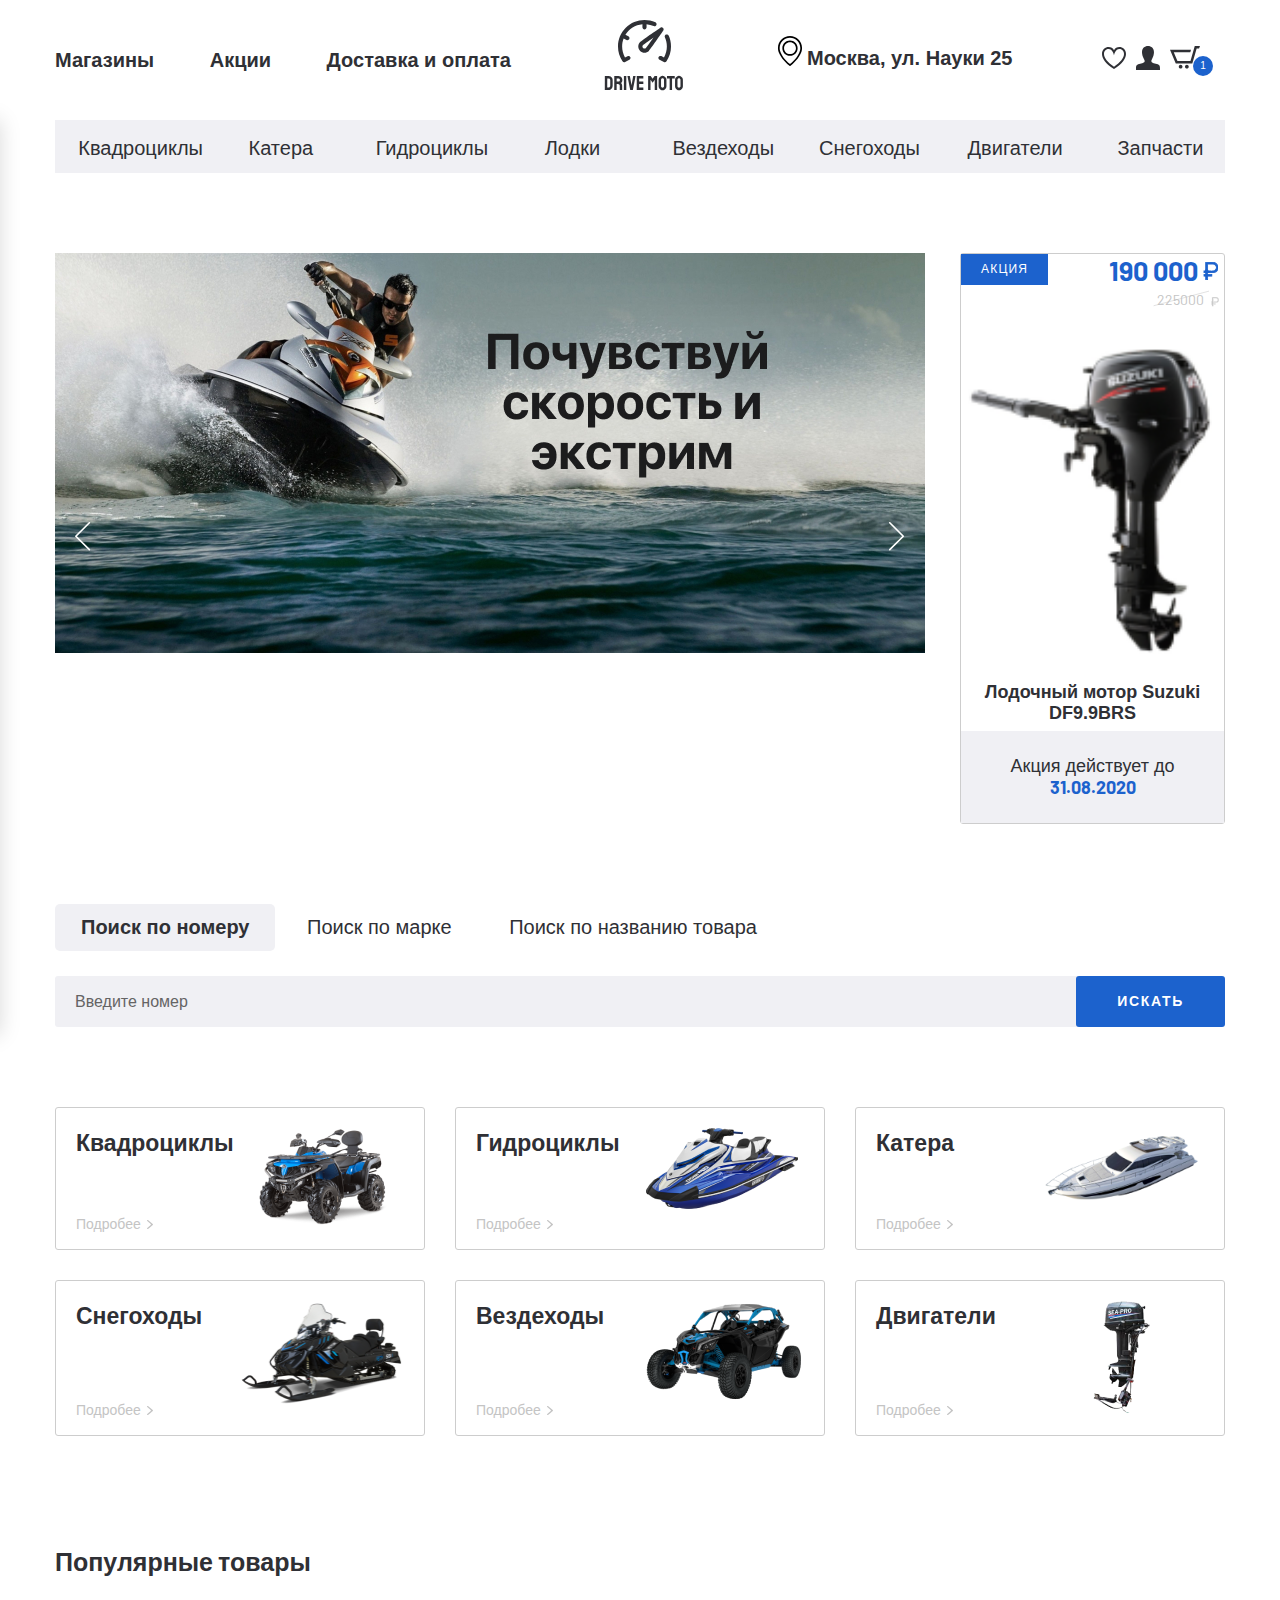
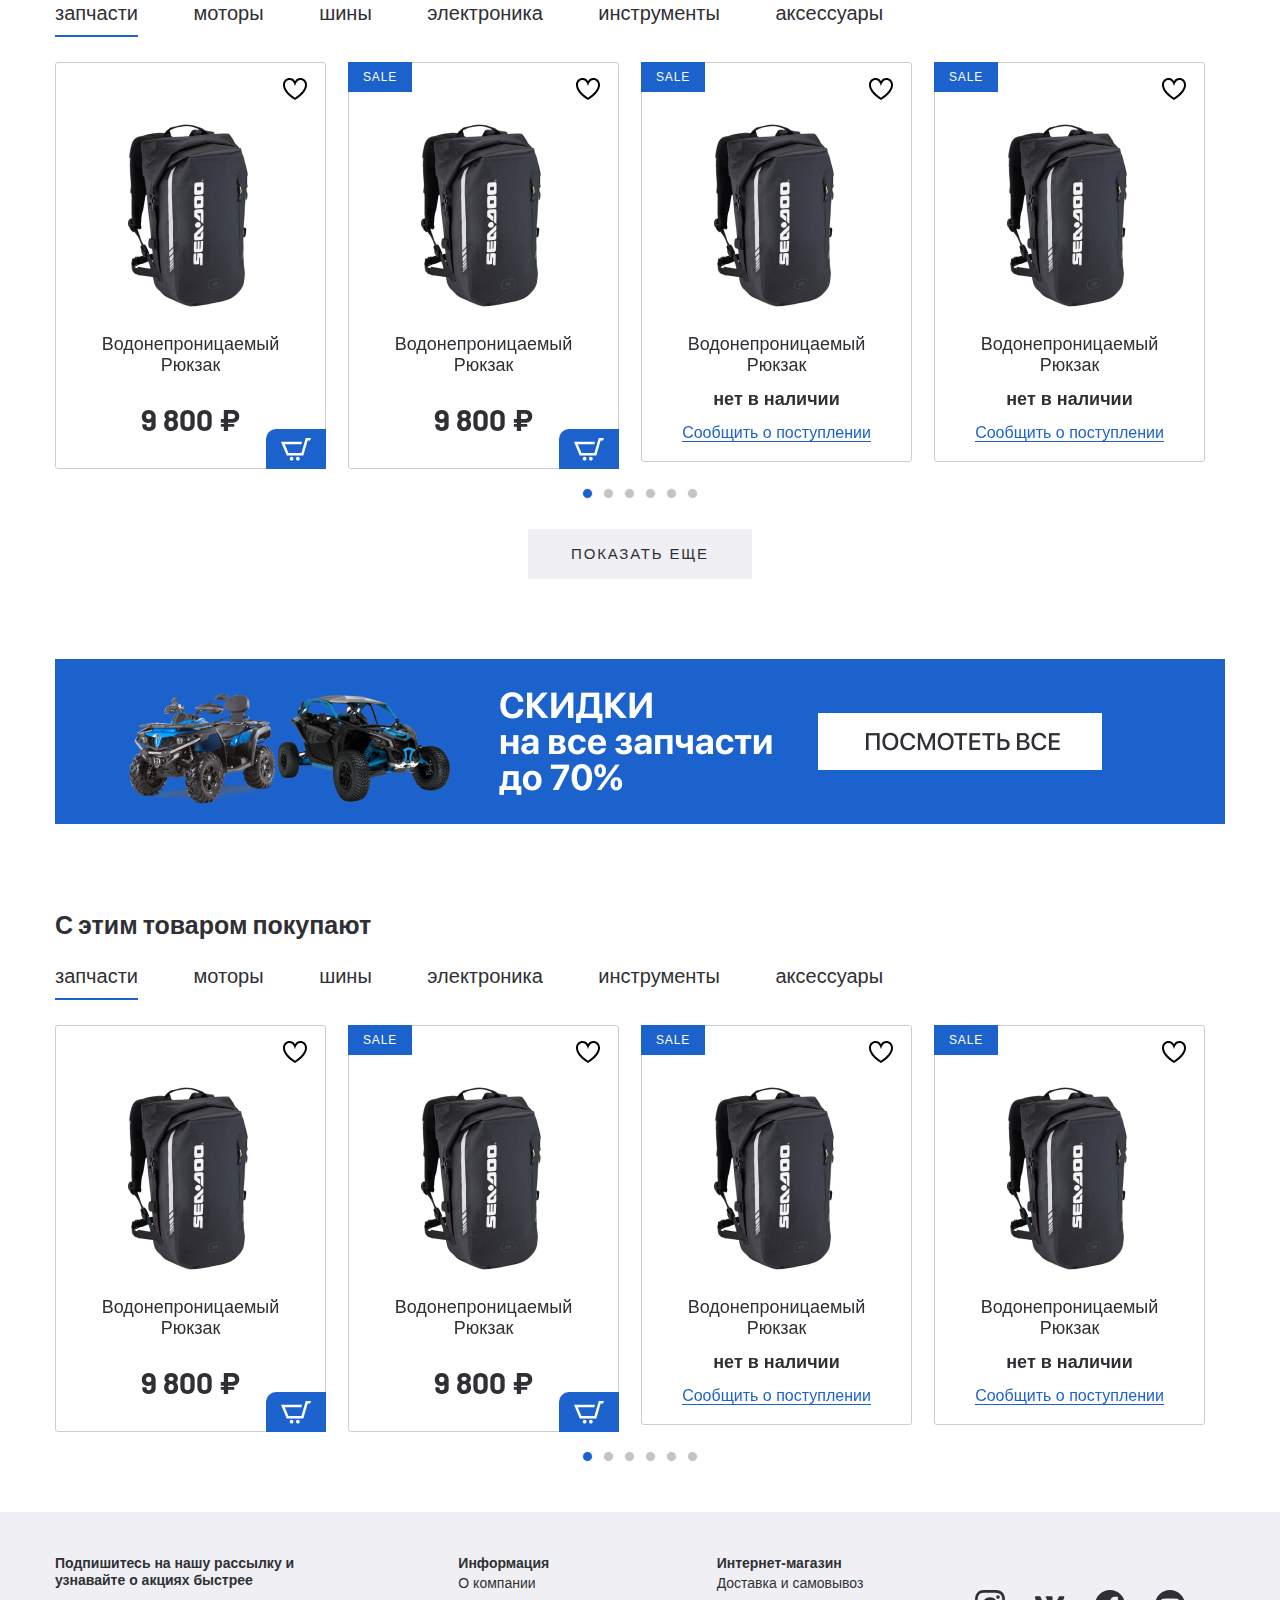
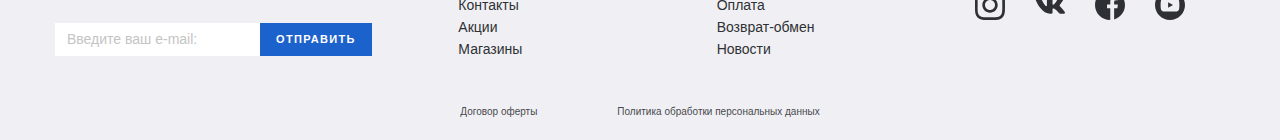
<file: gidrotsikly/index.html>
<!DOCTYPE html>
<html lang="ru">
<head>
  <meta charset="UTF-8">
  <meta name="viewport" content="width=device-width, initial-scale=1.0">
  <meta http-equiv="X-UA-Compatible" content="ie=edge">
  <title>index</title>
  <link rel="stylesheet" href="css/normalize.css">
  <link rel="stylesheet" href="css/slick.css">
  <link rel="stylesheet" href="css/fonts.css">
  <link rel="stylesheet" href="css/ion.rangeSlider.min.css">
  <link rel="stylesheet" href="css/jquery.formstyler.css">
  <link rel="stylesheet" href="css/jquery.formstyler.theme.css">
  <link rel="stylesheet" href="css/jquery.rateyo.min.css">
	<link href="https://fonts.googleapis.com/css2?family=Barlow:wght@400;700&display=swap" rel="stylesheet">
  <link rel="stylesheet" href="css/style.css">
  <link rel="stylesheet" href="css/media.css">
</head>
<body>
  
	<header class="header">
		<div class="header__top">
			<div class="container">
				<div class="header__top-inner">
					<nav class="menu">
						<button class="menu__btn">
							<div class="menu__btn-line"></div>
							<div class="menu__btn-line"></div>
							<div class="menu__btn-line"></div>
						</button>
						<ul class="menu__list">
							<li class="menu__item">
								<a class="menu__link" href="#">
									Магазины	
								</a>
							</li>
							<li class="menu__item">
								<a class="menu__link" href="#">
									Акции
								</a>
							</li>
							<li class="menu__item">
								<a class="menu__link" href="#">
									Доставка и оплата
								</a>
							</li>
						</ul>
					</nav>
					<a class="logo" href="#">
						<img class="logo__img" src="images/logo.svg" alt="">
					</a>
					<div class="header__box">
						<p class="header__adress">
							Москва,  ул. Науки  25
						</p>
						<ul class="user-list">
							<li class="user-list__item">
								<a class="user-list__link" href="#">
									<img src="images/heart.svg" alt="">
								</a>
							</li>
							<li class="user-list__item">
								<a class="user-list__link" href="#">
									<img src="images/user.svg" alt="">
								</a>
							</li>
							<li class="user-list__item">
								<a class="user-list__link basket" href="#">
									<img src="images/basket.svg" alt="">
									<p class="basket__num">1</p>
								</a>
							</li>
						</ul>
					</div>
				</div>
			</div>
		</div>

		<ul class="menu-mobile__list">
			<li class="menu-mobile__item">
				<a  class="menu-mobile__link" href="#">
					<img class="menu-mobile__img" src="images/user.svg" alt="">
					<p>Войти</p>
				</a>
			</li>
			<li class="menu-mobile__item">
				<a  class="menu-mobile__link" href="#">
					<img class="menu-mobile__img" src="images/user.svg" alt="">
					<p>Регистрация</p>
				</a>
			</li>
			<li class="menu-mobile__item">
				<a  class="menu-mobile__link" href="#">
					<img class="menu-mobile__img" src="images/heart.svg" alt="">
					<p>Избранное</p>
				</a>
			</li>
			<li class="menu-mobile__item">
				<a  class="menu-mobile__link" href="#">
					<img class="menu-mobile__img" src="images/basket.svg" alt="">
					<p>Корзина</p>
				</a>
			</li>
			<li class="menu-mobile__item">
				<a  class="menu-mobile__link" href="#">
					<img class="menu-mobile__img" src="images/house.svg" alt="">
					<p>Магазины</p>
				</a>
			</li>
			<li class="menu-mobile__item">
				<a  class="menu-mobile__link" href="#">
					<img class="menu-mobile__img" src="images/procent.svg" alt="">
					<p>Акции</p>
				</a>
			</li>
			<li class="menu-mobile__item">
				<a  class="menu-mobile__link" href="#">
					<img class="menu-mobile__img" src="images/box.svg" alt="">
					<p>Доставка и оплата</p>
				</a>
			</li>
			<li class="menu-mobile__item">
				<a  class="menu-mobile__link" href="#">
					<p>Квадроциклы</p>
				</a>
			</li>
			<li class="menu-mobile__item">
				<a  class="menu-mobile__link" href="#">
					<p>Катера</p>
				</a>
			</li>
			<li class="menu-mobile__item">
				<a  class="menu-mobile__link" href="#">
					<p>Гидроциклы</p>
				</a>
			</li>
			<li class="menu-mobile__item">
				<a  class="menu-mobile__link" href="#">
					<p>Лодки</p>
				</a>
			</li>
			<li class="menu-mobile__item">
				<a  class="menu-mobile__link" href="#">
					<p>Вездеходы</p>
				</a>
			</li>
			<li class="menu-mobile__item">
				<a  class="menu-mobile__link" href="#">
					<p>Снегоходы</p>
				</a>
			</li>
			<li class="menu-mobile__item">
				<a  class="menu-mobile__link" href="#">
					<p>Двигатели</p>
				</a>
			</li>
			<li class="menu-mobile__item">
				<a  class="menu-mobile__link" href="#">
					<p>Запчасти</p>
				</a>
			</li>
		</ul>

		<div class="menu__mobile-linewrapper">
			<ul class="menu__mobile-line">
				<li class="menu__item">
					<a class="menu__link" href="#">
						Магазины	
					</a>
				</li>
				<li class="menu__item">
					<a class="menu__link" href="#">
						Акции
					</a>
				</li>
				<li class="menu__item">
					<a class="menu__link" href="#">
						Доставка и оплата
					</a>
				</li>
			</ul>
		</div>

		<div class="header__bottom">
			<div class="container">
					<ul class="menu-categories">
						<li class="menu-categories__item">
							<a class="menu-categories__link" href="#">
								Квадроциклы
							</a>
						</li>
						<li class="menu-categories__item">
							<a class="menu-categories__link" href="#">
								Катера
							</a>
						</li>
						<li class="menu-categories__item">
							<a class="menu-categories__link" href="#">
								Гидроциклы
							</a>
						</li>
						<li class="menu-categories__item">
							<a class="menu-categories__link" href="#">
								Лодки
							</a>
						</li>
						<li class="menu-categories__item">
							<a class="menu-categories__link" href="#">
								Вездеходы
							</a>
						</li>
						<li class="menu-categories__item">
							<a class="menu-categories__link" href="#">
								Снегоходы
							</a>
						</li>
						<li class="menu-categories__item">
							<a class="menu-categories__link" href="#">
								Двигатели
							</a>
						</li>
						<li class="menu-categories__item">
							<a class="menu-categories__link" href="#">
								Запчасти
							</a>
						</li>
					</ul>
			</div>
		</div>
	</header>
	
	<section class="banner-section page-section">
		<div class="container">
			<div class="banner-section__inner">
				<div class="banner-section__slider">
					<a class="banner-section__slider-item" href="#">
						<img class="banner-section__slider-img" src="images/banner-slider.jpg" alt="">
					</a>
					<a class="banner-section__slider-item" href="#">
						<img class="banner-section__slider-img" src="images/banner-slider.jpg" alt="">
					</a>
					<a class="banner-section__slider-item" href="#">
						<img class="banner-section__slider-img" src="images/banner-slider.jpg" alt="">
					</a>
					<a class="banner-section__slider-item" href="#">
						<img class="banner-section__slider-img" src="images/banner-slider.jpg" alt="">
					</a>
					<a class="banner-section__slider-item" href="#">
						<img class="banner-section__slider-img" src="images/banner-slider.jpg" alt="">
					</a>
					<a class="banner-section__slider-item" href="#">
						<img class="banner-section__slider-img" src="images/banner-slider.jpg" alt="">
					</a>
				</div>
				<a class="banner-section__item sale-item" href="#">
					<div class="sale-item-top">
						<p class="sale-item__info">
							акция
						</p>
						<div class="sale-item__price">
							<div class="price sale-item__price-new">
								190 000
							</div>
							<div class="price sale-item__price-old">
								225000
							</div>
						</div>
					</div>
					<img class="sale-item__img" src="images/content/sale-1.png" alt="">
					<h5 class="sale-item__title">
						Лодочный мотор Suzuki DF9.9BRS
					</h5>
					<p class="sale-item__footer">
						Акция действует до
						<span>31.08.2020</span>
					</p>
				</a>		
			</div>
		</div>
	</section>

	<div class="search page-section">
		<div class="container">
			<div class="search__inner">
				<div class="search__tabs tabs-wrapper">
					<div class="mobile-overflow">
						<a class="tab search__tabs-item tab--active" href="#tab-1">Поиск по  номеру</a>
						<a class="tab search__tabs-item" href="#tab-2">Поиск по марке</a>
						<a class="tab search__tabs-item" href="#tab-3">Поиск по названию товара</a>
					</div>
				</div>
				<div class="search__content">
					<div id="tab-1" class="tabs-content search__content-item tabs-content--active">
						<form class="search__content-form">
							<input class="search__content-input" type="text" placeholder="Введите номер">
							<button class="search__content-btn" type="submit">искать</button>
						</form>
					</div>
					<div id="tab-2" class="tabs-content search__content-item">
						<form class="search__content-form">
							<input class="search__content-input" type="text" placeholder="Введите марку">
							<button class="search__content-btn" type="submit">искать</button>
						</form>
					</div>
					<div id="tab-3" class="tabs-content search__content-item">
						<form class="search__content-form">
							<input class="search__content-input" type="text" placeholder="Введите название товара">
							<button class="search__content-btn" type="submit">искать</button>
						</form>
					</div>
				</div>
			</div>
		</div>
	</div>

	<section class="categories page-section">
		<div class="container">
			<div class="categories__inner">
				<a class="categories__item" href="#">
					<div class="categories__item-info">
						<h4 class="categories__item-title">
							Квадроциклы
						</h4>
						<p class="categories__item-text">
							Подробее
						</p>
					</div>
					<div class="categories__item-img">
						<img src="images/categories-1.png" alt="">
					</div>
				</a>
				<a class="categories__item" href="#">
					<div class="categories__item-info">
						<h4 class="categories__item-title">
							Гидроциклы
						</h4>
						<p class="categories__item-text">
							Подробее
						</p>
					</div>
					<div class="categories__item-img">
						<img src="images/categories-2.png" alt="">
					</div>
				</a>
				<a class="categories__item" href="#">
					<div class="categories__item-info">
						<h4 class="categories__item-title">
							Катера
						</h4>
						<p class="categories__item-text">
							Подробее
						</p>
					</div>
					<div class="categories__item-img">
						<img src="images/categories-3.png" alt="">
					</div>
				</a>
				<a class="categories__item" href="#">
					<div class="categories__item-info">
						<h4 class="categories__item-title">
							Снегоходы
						</h4>
						<p class="categories__item-text">
							Подробее
						</p>
					</div>
					<div class="categories__item-img">
						<img src="images/categories-4.png" alt="">
					</div>
				</a>
				<a class="categories__item" href="#">
					<div class="categories__item-info">
						<h4 class="categories__item-title">
							Вездеходы
						</h4>
						<p class="categories__item-text">
							Подробее
						</p>
					</div>
					<div class="categories__item-img">
						<img src="images/categories-5.png" alt="">
					</div>
				</a>
				<a class="categories__item" href="#">
					<div class="categories__item-info">
						<h4 class="categories__item-title">
							Двигатели
						</h4>
						<p class="categories__item-text">
							Подробее
						</p>
					</div>
					<div class="categories__item-img">
						<img src="images/categories-6.png" alt="">
					</div>
				</a>
			</div>
		</div>
	</section>

	<section class="products">
		<div class="container">
			<div class="products__inner">
				<h3 class="product-title">
					Популярные товары
				</h3>
				<div class="tabs-wrapper">
					<div class="tabs products__tabs mobile-overflow">
						<a class="tab  products__tab tab--active" href="#product-tab-1">
							запчасти	
						</a>
						<a class="tab products__tab" href="#product-tab-2">
							моторы
						</a>
						<a class="tab products__tab" href="#product-tab-3">
							шины 
						</a>
						<a class="tab products__tab" href="#product-tab-4">
							электроника
						</a>
						<a class="tab products__tab" href="#product-tab-5">
							инструменты
						</a>
						<a class="tab products__tab" href="#product-tab-6">
							аксессуары 
						</a>
					</div>
				</div>
					<div class="tabs-container products__container">
						<div id="product-tab-1" class="tabs-content products__content tabs-content--active">
							<div class="product-slider">
								<div class="product-slider__item">
									<div class="product-item__wrapper">
											<button class="product-item__favorite"></button>
											<button class="product-item__basket">
												<img src="images/basket-white.svg" alt="">
											</button>
											<a class="product-item__notify-link" href="#">
												<span>Сообщить о поступлении</span>
											</a>
										<a class="product-item" href="#">
											<p class="product-item__hover-text">
												посмотреть товар
											</p>
											<img class="product-item__img" src="images/content/product-1.png" alt="">
											<h4 class="product-item-title">
												Водонепроницаемый
												Рюкзак
											</h4>
											<p class="price product-item__price">
												9 800 ₽
											</p>
											<p class="product-item__notify-text">
												нет в наличии
											</p>
										</a>
									</div>
								</div>
								<div class="product-slider__item">
										<div class="product-item__wrapper">
												<button class="product-item__favorite"></button>
												<button class="product-item__basket">
													<img src="images/basket-white.svg" alt="">
												</button>
												<a class="product-item__notify-link" href="#">
													<span>Сообщить о поступлении</span>
												</a>
											<a class="product-item product-item--sale" href="#">
												<p class="product-item__hover-text">
													посмотреть товар
												</p>
												<img class="product-item__img" src="images/content/product-1.png" alt="">
												<h4 class="product-item-title">
													Водонепроницаемый
													Рюкзак
												</h4>
												<p class="price product-item__price">
													9 800 ₽
												</p>
												<p class="product-item__notify-text">
													нет в наличии
												</p>
											</a>
										</div>
								</div>
								<div class="product-slider__item">
										<div class="product-item__wrapper product-item__not-available">
												<button class="product-item__favorite"></button>
												<button class="product-item__basket">
													<img src="images/basket-white.svg" alt="">
												</button>
												<a class="product-item__notify-link" href="#">
													<span>Сообщить о поступлении</span>
												</a>
											<a class="product-item product-item--sale" href="#">
												<p class="product-item__hover-text">
													посмотреть товар
												</p>
												<img class="product-item__img" src="images/content/product-1.png" alt="">
												<h4 class="product-item-title">
													Водонепроницаемый
													Рюкзак
												</h4>
												<p class="price product-item__price">
													9 800 ₽
												</p>
												<p class="product-item__notify-text">
													нет в наличии
												</p>
											</a>
										</div>
								</div>
								<div class="product-slider__item">
										<div class="product-item__wrapper product-item__not-available">
												<button class="product-item__favorite"></button>
												<button class="product-item__basket">
													<img src="images/basket-white.svg" alt="">
												</button>
												<a class="product-item__notify-link" href="#">
													<span>Сообщить о поступлении</span>
												</a>
											<a class="product-item product-item--sale" href="#">
												<p class="product-item__hover-text">
													посмотреть товар
												</p>
												<img class="product-item__img" src="images/content/product-1.png" alt="">
												<h4 class="product-item-title">
													Водонепроницаемый
													Рюкзак
												</h4>
												<p class="price product-item__price">
													9 800 ₽
												</p>
												<p class="product-item__notify-text">
													нет в наличии
												</p>
											</a>
										</div>
								</div>
								<div class="product-slider__item">
										<div class="product-item__wrapper">
												<button class="product-item__favorite"></button>
												<button class="product-item__basket">
													<img src="images/basket-white.svg" alt="">
												</button>
												<a class="product-item__notify-link" href="#">
													<span>Сообщить о поступлении</span>
												</a>
											<a class="product-item product-item--sale" href="#">
												<p class="product-item__hover-text">
													посмотреть товар
												</p>
												<img class="product-item__img" src="images/content/product-1.png" alt="">
												<h4 class="product-item-title">
													Водонепроницаемый
													Рюкзак
												</h4>
												<p class="price product-item__price">
													9 800 ₽
												</p>
												<p class="product-item__notify-text">
													нет в наличии
												</p>
											</a>
										</div>
								</div>
								<div class="product-slider__item">
										<div class="product-item__wrapper">
												<button class="product-item__favorite"></button>
												<button class="product-item__basket">
													<img src="images/basket-white.svg" alt="">
												</button>
												<a class="product-item__notify-link" href="#">
													<span>Сообщить о поступлении</span>
												</a>
											<a class="product-item product-item--sale" href="#">
												<p class="product-item__hover-text">
													посмотреть товар
												</p>
												<img class="product-item__img" src="images/content/product-1.png" alt="">
												<h4 class="product-item-title">
													Водонепроницаемый
													Рюкзак
												</h4>
												<p class="price product-item__price">
													9 800 ₽
												</p>
												<p class="product-item__notify-text">
													нет в наличии
												</p>
											</a>
										</div>
								</div>
							</div>
						
						</div>
						<div id="product-tab-2" class="tabs-content products__content">
							<div class="product-slider">
								<div class="product-slider__item">
									<div class="product-item__wrapper">
											<button class="product-item__favorite"></button>
											<button class="product-item__basket">
												<img src="images/basket-white.svg" alt="">
											</button>
											<a class="product-item__notify-link" href="#">
												<span>Сообщить о поступлении</span>
											</a>
										<a class="product-item" href="#">
											<p class="product-item__hover-text">
												посмотреть товар
											</p>
											<img class="product-item__img" src="images/content/product-1.png" alt="">
											<h4 class="product-item-title">
												Водонепроницаемый
												Рюкзак
											</h4>
											<p class="price product-item__price">
												9 800 ₽
											</p>
											<p class="product-item__notify-text">
												нет в наличии
											</p>
										</a>
									</div>
								</div>
								<div class="product-slider__item">
										<div class="product-item__wrapper">
												<button class="product-item__favorite"></button>
												<button class="product-item__basket">
													<img src="images/basket-white.svg" alt="">
												</button>
												<a class="product-item__notify-link" href="#">
													<span>Сообщить о поступлении</span>
												</a>
											<a class="product-item product-item--sale" href="#">
												<p class="product-item__hover-text">
													посмотреть товар
												</p>
												<img class="product-item__img" src="images/content/product-1.png" alt="">
												<h4 class="product-item-title">
													Водонепроницаемый
													Рюкзак
												</h4>
												<p class="price product-item__price">
													9 800 ₽
												</p>
												<p class="product-item__notify-text">
													нет в наличии
												</p>
											</a>
										</div>
								</div>
								<div class="product-slider__item">
										<div class="product-item__wrapper product-item__not-available">
												<button class="product-item__favorite"></button>
												<button class="product-item__basket">
													<img src="images/basket-white.svg" alt="">
												</button>
												<a class="product-item__notify-link" href="#">
													<span>Сообщить о поступлении</span>
												</a>
											<a class="product-item product-item--sale" href="#">
												<p class="product-item__hover-text">
													посмотреть товар
												</p>
												<img class="product-item__img" src="images/content/product-1.png" alt="">
												<h4 class="product-item-title">
													Водонепроницаемый
													Рюкзак
												</h4>
												<p class="price product-item__price">
													9 800 ₽
												</p>
												<p class="product-item__notify-text">
													нет в наличии
												</p>
											</a>
										</div>
								</div>
								<div class="product-slider__item">
										<div class="product-item__wrapper product-item__not-available">
												<button class="product-item__favorite"></button>
												<button class="product-item__basket">
													<img src="images/basket-white.svg" alt="">
												</button>
												<a class="product-item__notify-link" href="#">
													<span>Сообщить о поступлении</span>
												</a>
											<a class="product-item product-item--sale" href="#">
												<p class="product-item__hover-text">
													посмотреть товар
												</p>
												<img class="product-item__img" src="images/content/product-1.png" alt="">
												<h4 class="product-item-title">
													Водонепроницаемый
													Рюкзак
												</h4>
												<p class="price product-item__price">
													9 800 ₽
												</p>
												<p class="product-item__notify-text">
													нет в наличии
												</p>
											</a>
										</div>
								</div>
								<div class="product-slider__item">
										<div class="product-item__wrapper">
												<button class="product-item__favorite"></button>
												<button class="product-item__basket">
													<img src="images/basket-white.svg" alt="">
												</button>
												<a class="product-item__notify-link" href="#">
													<span>Сообщить о поступлении</span>
												</a>
											<a class="product-item product-item--sale" href="#">
												<p class="product-item__hover-text">
													посмотреть товар
												</p>
												<img class="product-item__img" src="images/content/product-1.png" alt="">
												<h4 class="product-item-title">
													Водонепроницаемый
													Рюкзак
												</h4>
												<p class="price product-item__price">
													9 800 ₽
												</p>
												<p class="product-item__notify-text">
													нет в наличии
												</p>
											</a>
										</div>
								</div>
								<div class="product-slider__item">
										<div class="product-item__wrapper">
												<button class="product-item__favorite"></button>
												<button class="product-item__basket">
													<img src="images/basket-white.svg" alt="">
												</button>
												<a class="product-item__notify-link" href="#">
													<span>Сообщить о поступлении</span>
												</a>
											<a class="product-item product-item--sale" href="#">
												<p class="product-item__hover-text">
													посмотреть товар
												</p>
												<img class="product-item__img" src="images/content/product-1.png" alt="">
												<h4 class="product-item-title">
													Водонепроницаемый
													Рюкзак
												</h4>
												<p class="price product-item__price">
													9 800 ₽
												</p>
												<p class="product-item__notify-text">
													нет в наличии
												</p>
											</a>
										</div>
								</div>
							</div>

						</div>
						<div id="product-tab-3"class="tabs-content products__content">
							Slider3
						</div>
						<div id="product-tab-4"class="tabs-content products__content">
							Slider4
						</div>
						<div id="product-tab-5"class="tabs-content products__content">
							Slider5
						</div>
						<div id="product-tab-6"class="tabs-content products__content">
							Slider6
						</div>
				</div>
				<div class="product__more">
					<a class="product__more-link" href="#">
						Показать еще
					</a>
				</div>
			</div>
		</div>
	</section>
	
	<div class="banner">
		<div class="container">
			<a class="banner-link" href="#">
				<img src="images/content/banner.jpg" alt="">
			</a>
		</div>
	</div>

		
	<section class="products">
		<div class="container">
			<div class="products__inner">
				<h3 class="product-title">
				С этим товаром покупают	
				</h3>
				<div class="tabs-wrapper">
					<div class="tabs products__tabs mobile-overflow">
						<a class="tab  products__tab tab--active" href="#popular-tab-1">
							запчасти	
						</a>
						<a class="tab products__tab" href="#popular-tab-2">
							моторы
						</a>
						<a class="tab products__tab" href="#popular-tab-3">
							шины 
						</a>
						<a class="tab products__tab" href="#popular-tab-4">
							электроника
						</a>
						<a class="tab products__tab" href="#popular-tab-5">
							инструменты
						</a>
						<a class="tab products__tab" href="#popular-tab-6">
							аксессуары 
						</a>
					</div>
				</div>
					<div class="tabs-container products__container">
						<div id="popular-tab-1" class="tabs-content products__content tabs-content--active">
							<div class="product-slider">
								<div class="product-slider__item">
									<div class="product-item__wrapper">
											<button class="product-item__favorite"></button>
											<button class="product-item__basket">
												<img src="images/basket-white.svg" alt="">
											</button>
											<a class="product-item__notify-link" href="#">
												<span>Сообщить о поступлении</span>
											</a>
										<a class="product-item" href="#">
											<p class="product-item__hover-text">
												посмотреть товар
											</p>
											<img class="product-item__img" src="images/content/product-1.png" alt="">
											<h4 class="product-item-title">
												Водонепроницаемый
												Рюкзак
											</h4>
											<p class="price product-item__price">
												9 800 ₽
											</p>
											<p class="product-item__notify-text">
												нет в наличии
											</p>
										</a>
									</div>
								</div>
								<div class="product-slider__item">
										<div class="product-item__wrapper">
												<button class="product-item__favorite"></button>
												<button class="product-item__basket">
													<img src="images/basket-white.svg" alt="">
												</button>
												<a class="product-item__notify-link" href="#">
													<span>Сообщить о поступлении</span>
												</a>
											<a class="product-item product-item--sale" href="#">
												<p class="product-item__hover-text">
													посмотреть товар
												</p>
												<img class="product-item__img" src="images/content/product-1.png" alt="">
												<h4 class="product-item-title">
													Водонепроницаемый
													Рюкзак
												</h4>
												<p class="price product-item__price">
													9 800 ₽
												</p>
												<p class="product-item__notify-text">
													нет в наличии
												</p>
											</a>
										</div>
								</div>
								<div class="product-slider__item">
										<div class="product-item__wrapper product-item__not-available">
												<button class="product-item__favorite"></button>
												<button class="product-item__basket">
													<img src="images/basket-white.svg" alt="">
												</button>
												<a class="product-item__notify-link" href="#">
													<span>Сообщить о поступлении</span>
												</a>
											<a class="product-item product-item--sale" href="#">
												<p class="product-item__hover-text">
													посмотреть товар
												</p>
												<img class="product-item__img" src="images/content/product-1.png" alt="">
												<h4 class="product-item-title">
													Водонепроницаемый
													Рюкзак
												</h4>
												<p class="price product-item__price">
													9 800 ₽
												</p>
												<p class="product-item__notify-text">
													нет в наличии
												</p>
											</a>
										</div>
								</div>
								<div class="product-slider__item">
										<div class="product-item__wrapper product-item__not-available">
												<button class="product-item__favorite"></button>
												<button class="product-item__basket">
													<img src="images/basket-white.svg" alt="">
												</button>
												<a class="product-item__notify-link" href="#">
													<span>Сообщить о поступлении</span>
												</a>
											<a class="product-item product-item--sale" href="#">
												<p class="product-item__hover-text">
													посмотреть товар
												</p>
												<img class="product-item__img" src="images/content/product-1.png" alt="">
												<h4 class="product-item-title">
													Водонепроницаемый
													Рюкзак
												</h4>
												<p class="price product-item__price">
													9 800 ₽
												</p>
												<p class="product-item__notify-text">
													нет в наличии
												</p>
											</a>
										</div>
								</div>
								<div class="product-slider__item">
										<div class="product-item__wrapper">
												<button class="product-item__favorite"></button>
												<button class="product-item__basket">
													<img src="images/basket-white.svg" alt="">
												</button>
												<a class="product-item__notify-link" href="#">
													<span>Сообщить о поступлении</span>
												</a>
											<a class="product-item product-item--sale" href="#">
												<p class="product-item__hover-text">
													посмотреть товар
												</p>
												<img class="product-item__img" src="images/content/product-1.png" alt="">
												<h4 class="product-item-title">
													Водонепроницаемый
													Рюкзак
												</h4>
												<p class="price product-item__price">
													9 800 ₽
												</p>
												<p class="product-item__notify-text">
													нет в наличии
												</p>
											</a>
										</div>
								</div>
								<div class="product-slider__item">
										<div class="product-item__wrapper">
												<button class="product-item__favorite"></button>
												<button class="product-item__basket">
													<img src="images/basket-white.svg" alt="">
												</button>
												<a class="product-item__notify-link" href="#">
													<span>Сообщить о поступлении</span>
												</a>
											<a class="product-item product-item--sale" href="#">
												<p class="product-item__hover-text">
													посмотреть товар
												</p>
												<img class="product-item__img" src="images/content/product-1.png" alt="">
												<h4 class="product-item-title">
													Водонепроницаемый
													Рюкзак
												</h4>
												<p class="price product-item__price">
													9 800 ₽
												</p>
												<p class="product-item__notify-text">
													нет в наличии
												</p>
											</a>
										</div>
								</div>
							</div>
						
						</div>
						<div id="popular-tab-2" class="tabs-content products__content">
							<div class="product-slider">
								<div class="product-slider__item">
									<div class="product-item__wrapper">
											<button class="product-item__favorite"></button>
											<button class="product-item__basket">
												<img src="images/basket-white.svg" alt="">
											</button>
											<a class="product-item__notify-link" href="#">
												<span>Сообщить о поступлении</span>
											</a>
										<a class="product-item" href="#">
											<p class="product-item__hover-text">
												посмотреть товар
											</p>
											<img class="product-item__img" src="images/content/product-1.png" alt="">
											<h4 class="product-item-title">
												Водонепроницаемый
												Рюкзак
											</h4>
											<p class="price product-item__price">
												9 800 ₽
											</p>
											<p class="product-item__notify-text">
												нет в наличии
											</p>
										</a>
									</div>
								</div>
								<div class="product-slider__item">
										<div class="product-item__wrapper">
												<button class="product-item__favorite"></button>
												<button class="product-item__basket">
													<img src="images/basket-white.svg" alt="">
												</button>
												<a class="product-item__notify-link" href="#">
													<span>Сообщить о поступлении</span>
												</a>
											<a class="product-item product-item--sale" href="#">
												<p class="product-item__hover-text">
													посмотреть товар
												</p>
												<img class="product-item__img" src="images/content/product-1.png" alt="">
												<h4 class="product-item-title">
													Водонепроницаемый
													Рюкзак
												</h4>
												<p class="price product-item__price">
													9 800 ₽
												</p>
												<p class="product-item__notify-text">
													нет в наличии
												</p>
											</a>
										</div>
								</div>
								<div class="product-slider__item">
										<div class="product-item__wrapper product-item__not-available">
												<button class="product-item__favorite"></button>
												<button class="product-item__basket">
													<img src="images/basket-white.svg" alt="">
												</button>
												<a class="product-item__notify-link" href="#">
													<span>Сообщить о поступлении</span>
												</a>
											<a class="product-item product-item--sale" href="#">
												<p class="product-item__hover-text">
													посмотреть товар
												</p>
												<img class="product-item__img" src="images/content/product-1.png" alt="">
												<h4 class="product-item-title">
													Водонепроницаемый
													Рюкзак
												</h4>
												<p class="price product-item__price">
													9 800 ₽
												</p>
												<p class="product-item__notify-text">
													нет в наличии
												</p>
											</a>
										</div>
								</div>
								<div class="product-slider__item">
										<div class="product-item__wrapper product-item__not-available">
												<button class="product-item__favorite"></button>
												<button class="product-item__basket">
													<img src="images/basket-white.svg" alt="">
												</button>
												<a class="product-item__notify-link" href="#">
													<span>Сообщить о поступлении</span>
												</a>
											<a class="product-item product-item--sale" href="#">
												<p class="product-item__hover-text">
													посмотреть товар
												</p>
												<img class="product-item__img" src="images/content/product-1.png" alt="">
												<h4 class="product-item-title">
													Водонепроницаемый
													Рюкзак
												</h4>
												<p class="price product-item__price">
													9 800 ₽
												</p>
												<p class="product-item__notify-text">
													нет в наличии
												</p>
											</a>
										</div>
								</div>
								<div class="product-slider__item">
										<div class="product-item__wrapper">
												<button class="product-item__favorite"></button>
												<button class="product-item__basket">
													<img src="images/basket-white.svg" alt="">
												</button>
												<a class="product-item__notify-link" href="#">
													<span>Сообщить о поступлении</span>
												</a>
											<a class="product-item product-item--sale" href="#">
												<p class="product-item__hover-text">
													посмотреть товар
												</p>
												<img class="product-item__img" src="images/content/product-1.png" alt="">
												<h4 class="product-item-title">
													Водонепроницаемый
													Рюкзак
												</h4>
												<p class="price product-item__price">
													9 800 ₽
												</p>
												<p class="product-item__notify-text">
													нет в наличии
												</p>
											</a>
										</div>
								</div>
								<div class="product-slider__item">
										<div class="product-item__wrapper">
												<button class="product-item__favorite"></button>
												<button class="product-item__basket">
													<img src="images/basket-white.svg" alt="">
												</button>
												<a class="product-item__notify-link" href="#">
													<span>Сообщить о поступлении</span>
												</a>
											<a class="product-item product-item--sale" href="#">
												<p class="product-item__hover-text">
													посмотреть товар
												</p>
												<img class="product-item__img" src="images/content/product-1.png" alt="">
												<h4 class="product-item-title">
													Водонепроницаемый
													Рюкзак
												</h4>
												<p class="price product-item__price">
													9 800 ₽
												</p>
												<p class="product-item__notify-text">
													нет в наличии
												</p>
											</a>
										</div>
								</div>
							</div>

						</div>
						<div id="popular-tab-3"class="tabs-content products__content">
							Slider3
						</div>
						<div id="popular-tab-4"class="tabs-content products__content">
							Slider4
						</div>
						<div id="popular-tab-5"class="tabs-content products__content">
							Slider5
						</div>
						<div id="popular-tab-6"class="tabs-content products__content">
							Slider6
						</div>
				</div>
			</div>
		</div>
	</section>

	<footer class="footer">
		<div class="container">
			<div class="footer-top">
				<div class="footer__top-inner">
					<div class="footer__top-item footer__top-newslatter">
						<h6 class="footer__top-title">
							Подпишитесь на нашу рассылку 
							и узнавайте о акциях быстрее
						</h6>
						<form class="footer-form" action="">
							<input class="footer-form__input" type="" placeholder="Введите ваш e-mail:">
							<button class="footer-form__btn" type="submit">Отправить</button>
						</form>
					</div>
					<div class="footer__top-item footer__top-itemdrop">
						<h6 class="footer__top-title footer__topdrop">
						Информация
						</h6>
						<ul class="footer-list">
							<li class="footer-list__item"><a href="#">О компании</a></li>
							<li class="footer-list__item"><a href="#">Контакты</a></li>
							<li class="footer-list__item"><a href="#">Акции</a></li>
							<li class="footer-list__item"><a href="#">Магазины</a></li>
						</ul>
					</div>
					<div class="footer__top-item">
						<h6 class="footer__top-title footer__topdrop">
							Интернет-магазин
						</h6>
						<ul class="footer-list">
							<li class="footer-list__item"><a href="#">Доставка и самовывоз</a></li>
							<li class="footer-list__item"><a href="#">Оплата</a></li>
							<li class="footer-list__item"><a href="#">Возврат-обмен</a></li>
							<li class="footer-list__item"><a href="#">Новости</a></li>
						</ul>
					</div>
					<div class="footer__top-item footer__top-social">
						<ul class="social-list">
							<li class="social-list__item">
								<a href="#">
									<img src="images/instagram.svg" alt="">
								</a>
							</li>
							<li class="social-list__item">
								<a href="#">
									<img src="images/vkontakte.svg" alt="">
								</a>
							</li>
							<li class="social-list__item">
								<a href="#">
									<img src="images/facebook.svg" alt="">
								</a>
							</li>
							<li class="social-list__item">
								<a href="#">
									<img src="images/youtube.svg" alt="">
								</a>
							</li>
						</ul>
					</div>
				</div>
			</div>
			<div class="footer-bottom">
				<a class="footer-bottom-link" href="#">
					Договор оферты
				</a>
				<a class="footer-bottom-link" href="#">
					Политика обработки персональных данных
				</a>
			</div>
		</div>
	</footer>


























  <script src="https://ajax.googleapis.com/ajax/libs/jquery/3.4.1/jquery.min.js"></script>
  <script src="js/slick.min.js"></script>
  <script src="js/ion.rangeSlider.min.js"></script>
  <script src="js/jquery.formstyler.min.js"></script>
  <script src="js/jquery.rateyo.min.js"></script>
  <script src="js/main.js"></script>
</body>
</html>
</file>
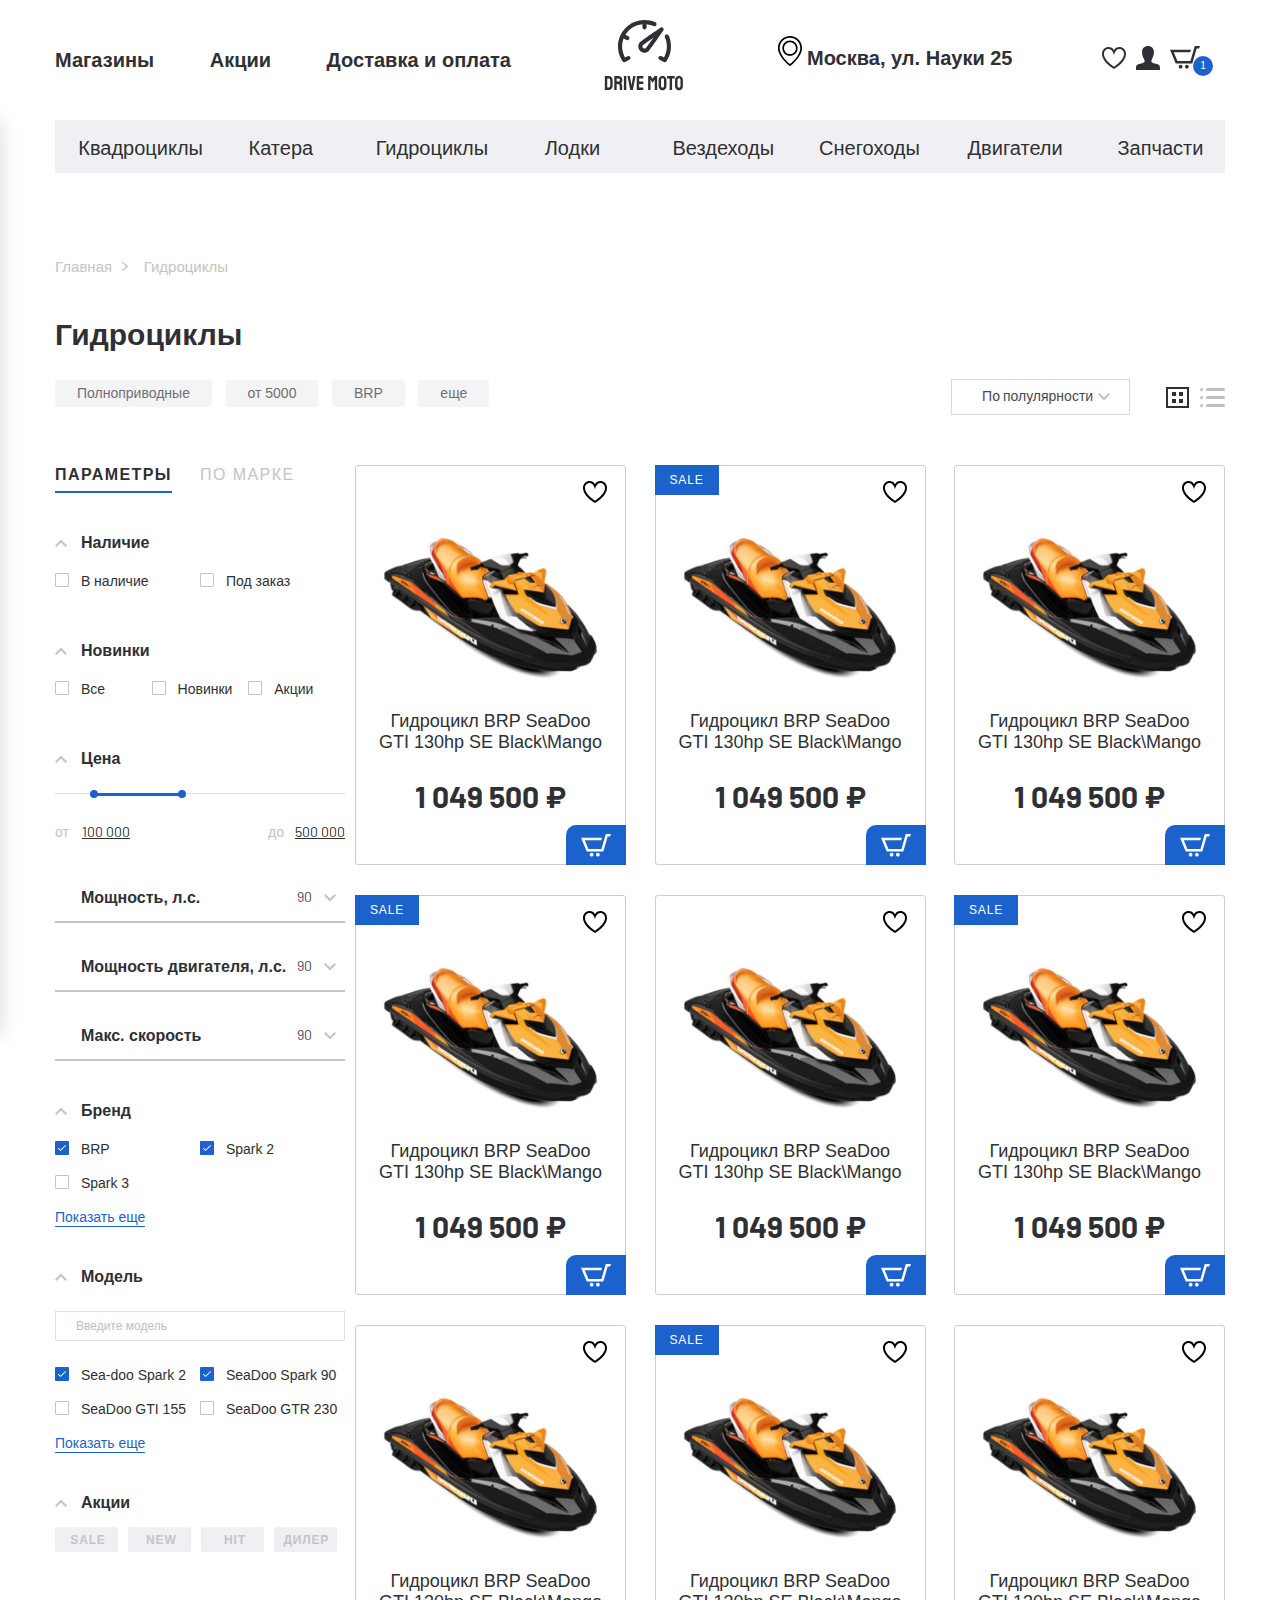
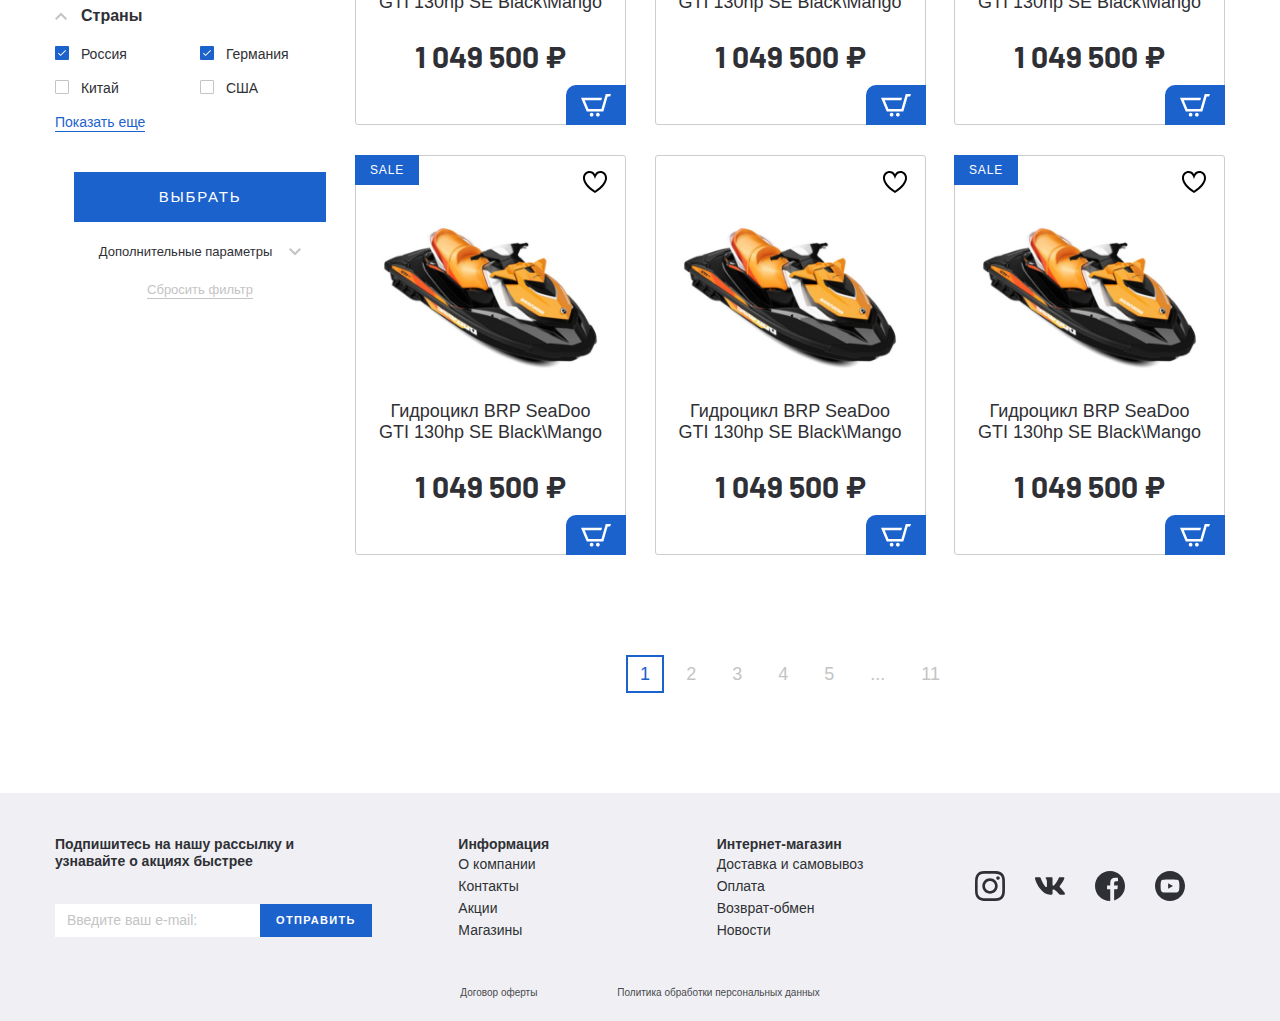
<file: gidrotsikly/catalog.html>
<!DOCTYPE html>
<html lang="ru">
<head>
  <meta charset="UTF-8">
  <meta name="viewport" content="width=device-width, initial-scale=1.0">
  <meta http-equiv="X-UA-Compatible" content="ie=edge">
  <title>catalog</title>
  <link rel="stylesheet" href="css/normalize.css">
  <link rel="stylesheet" href="css/slick.css">
  <link rel="stylesheet" href="css/fonts.css">
  <link rel="stylesheet" href="css/ion.rangeSlider.min.css">
  <link rel="stylesheet" href="css/jquery.formstyler.css">
  <link rel="stylesheet" href="css/jquery.formstyler.theme.css">
  <link rel="stylesheet" href="css/jquery.rateyo.min.css">
	<link href="https://fonts.googleapis.com/css2?family=Barlow:wght@400;700&display=swap" rel="stylesheet">
  <link rel="stylesheet" href="css/style.css">
  <link rel="stylesheet" href="css/media.css">
</head>
<body>
  
	<header class="header">
		<div class="header__top">
			<div class="container">
				<div class="header__top-inner">
					<nav class="menu">
						<button class="menu__btn">
							<div class="menu__btn-line"></div>
							<div class="menu__btn-line"></div>
							<div class="menu__btn-line"></div>
						</button>
						<ul class="menu__list">
							<li class="menu__item">
								<a class="menu__link" href="#">
									Магазины	
								</a>
							</li>
							<li class="menu__item">
								<a class="menu__link" href="#">
									Акции
								</a>
							</li>
							<li class="menu__item">
								<a class="menu__link" href="#">
									Доставка и оплата
								</a>
							</li>
						</ul>
					</nav>
					<a class="logo" href="#">
						<img class="logo__img" src="images/logo.svg" alt="">
					</a>
					<div class="header__box">
						<p class="header__adress">
							Москва,  ул. Науки  25
						</p>
						<ul class="user-list">
							<li class="user-list__item">
								<a class="user-list__link" href="#">
									<img src="images/heart.svg" alt="">
								</a>
							</li>
							<li class="user-list__item">
								<a class="user-list__link" href="#">
									<img src="images/user.svg" alt="">
								</a>
							</li>
							<li class="user-list__item">
								<a class="user-list__link basket" href="#">
									<img src="images/basket.svg" alt="">
									<p class="basket__num">1</p>
								</a>
							</li>
						</ul>
					</div>
				</div>
			</div>
		</div>

		<ul class="menu-mobile__list">
			<li class="menu-mobile__item">
				<a  class="menu-mobile__link" href="#">
					<img class="menu-mobile__img" src="images/user.svg" alt="">
					<p>Войти</p>
				</a>
			</li>
			<li class="menu-mobile__item">
				<a  class="menu-mobile__link" href="#">
					<img class="menu-mobile__img" src="images/user.svg" alt="">
					<p>Регистрация</p>
				</a>
			</li>
			<li class="menu-mobile__item">
				<a  class="menu-mobile__link" href="#">
					<img class="menu-mobile__img" src="images/heart.svg" alt="">
					<p>Избранное</p>
				</a>
			</li>
			<li class="menu-mobile__item">
				<a  class="menu-mobile__link" href="#">
					<img class="menu-mobile__img" src="images/basket.svg" alt="">
					<p>Корзина</p>
				</a>
			</li>
			<li class="menu-mobile__item">
				<a  class="menu-mobile__link" href="#">
					<img class="menu-mobile__img" src="images/house.svg" alt="">
					<p>Магазины</p>
				</a>
			</li>
			<li class="menu-mobile__item">
				<a  class="menu-mobile__link" href="#">
					<img class="menu-mobile__img" src="images/procent.svg" alt="">
					<p>Акции</p>
				</a>
			</li>
			<li class="menu-mobile__item">
				<a  class="menu-mobile__link" href="#">
					<img class="menu-mobile__img" src="images/box.svg" alt="">
					<p>Доставка и оплата</p>
				</a>
			</li>
			<li class="menu-mobile__item">
				<a  class="menu-mobile__link" href="#">
					<p>Квадроциклы</p>
				</a>
			</li>
			<li class="menu-mobile__item">
				<a  class="menu-mobile__link" href="#">
					<p>Катера</p>
				</a>
			</li>
			<li class="menu-mobile__item">
				<a  class="menu-mobile__link" href="#">
					<p>Гидроциклы</p>
				</a>
			</li>
			<li class="menu-mobile__item">
				<a  class="menu-mobile__link" href="#">
					<p>Лодки</p>
				</a>
			</li>
			<li class="menu-mobile__item">
				<a  class="menu-mobile__link" href="#">
					<p>Вездеходы</p>
				</a>
			</li>
			<li class="menu-mobile__item">
				<a  class="menu-mobile__link" href="#">
					<p>Снегоходы</p>
				</a>
			</li>
			<li class="menu-mobile__item">
				<a  class="menu-mobile__link" href="#">
					<p>Двигатели</p>
				</a>
			</li>
			<li class="menu-mobile__item">
				<a  class="menu-mobile__link" href="#">
					<p>Запчасти</p>
				</a>
			</li>
		</ul>

		<div class="menu__mobile-linewrapper">
			<ul class="menu__mobile-line">
				<li class="menu__item">
					<a class="menu__link" href="#">
						Магазины	
					</a>
				</li>
				<li class="menu__item">
					<a class="menu__link" href="#">
						Акции
					</a>
				</li>
				<li class="menu__item">
					<a class="menu__link" href="#">
						Доставка и оплата
					</a>
				</li>
			</ul>
		</div>

		<div class="header__bottom">
			<div class="container">
					<ul class="menu-categories">
						<li class="menu-categories__item">
							<a class="menu-categories__link" href="#">
								Квадроциклы
							</a>
						</li>
						<li class="menu-categories__item">
							<a class="menu-categories__link" href="#">
								Катера
							</a>
						</li>
						<li class="menu-categories__item">
							<a class="menu-categories__link" href="#">
								Гидроциклы
							</a>
						</li>
						<li class="menu-categories__item">
							<a class="menu-categories__link" href="#">
								Лодки
							</a>
						</li>
						<li class="menu-categories__item">
							<a class="menu-categories__link" href="#">
								Вездеходы
							</a>
						</li>
						<li class="menu-categories__item">
							<a class="menu-categories__link" href="#">
								Снегоходы
							</a>
						</li>
						<li class="menu-categories__item">
							<a class="menu-categories__link" href="#">
								Двигатели
							</a>
						</li>
						<li class="menu-categories__item">
							<a class="menu-categories__link" href="#">
								Запчасти
							</a>
						</li>
					</ul>
			</div>
		</div>
	</header>

	<div class="breadcrumbs">
		<div class="container">
			<div class="breadcrumbs__inner">
				<ul class="breadcrumbs__list mobile-overflow">
					<li class="breadcrumbs__list-item">
						<a href="#">
							Главная	
						</a>
					</li>
					<li class="breadcrumbs__list-item">
						<a href="#">
							Гидроциклы	
						</a>
					</li>
				</ul>
			</div>
		</div>
	</div>
	
	<section class="catalog">
		<div class="container">
			<h2 class="catalog__title">
				Гидроциклы
			</h2>
			<div class="catalog__filter">
				<div class="catalog__filter-itemsinner">
					<div class="catalog__filter-items mobile-overflow">
						<button>Полноприводные</button>
						<button>от 5000</button>
						<button>BRP</button>
						<button>еще</button>
					</div>
				</div>
				<div class="catalog__filter-btn">
					<select class="filter-style select-item" id="" name="">
						<option value="">По полулярности</option>
						<option value="">2</option>
						<option value="">3</option>
					</select>
					<button class="catalog__filter-btngrid catalog__filter-button catalog__filter-button--active">
<svg width="23" height="21" viewBox="0 0 23 21" fill="none" xmlns="http://www.w3.org/2000/svg">
<rect x="1" y="1" width="21" height="19" stroke="#2F3035" stroke-width="2"/>
<rect x="7" y="6" width="2" height="2" fill="#2F3035" stroke="#2F3035" stroke-width="2"/>
<rect x="7" y="13" width="2" height="2" fill="#2F3035" stroke="#2F3035" stroke-width="2"/>
<rect x="14" y="6" width="2" height="2" fill="#2F3035" stroke="#2F3035" stroke-width="2"/>
<rect x="14" y="13" width="2" height="2" fill="#2F3035" stroke="#2F3035" stroke-width="2"/>
</svg>
					</button>
					<button class="catalog__filter-btnline catalog__filter-button">
<svg width="25" height="19" viewBox="0 0 25 19" fill="none" xmlns="http://www.w3.org/2000/svg">
<g opacity="1">
<rect x="6" width="19" height="3" rx="1.5" fill="#2F3035"/>
<rect x="6" y="8" width="19" height="3" rx="1.5" fill="#2F3035"/>
<rect x="6" y="16" width="19" height="3" rx="1.5" fill="#2F3035"/>
<rect width="3" height="3" rx="1.5" fill="#2F3035"/>
<rect y="8" width="3" height="3" rx="1.5" fill="#2F3035"/>
<rect y="16" width="3" height="3" rx="1.5" fill="#2F3035"/>
</g>
</svg>
					</button>
				</div>
			</div>
			<div class="catalog__inner">
				<div class="aside__btn">
					Фильтр
				</div>
				<aside class="catalog__inner-aside aside-filter">
					<div class="tabs-wrapper tabs-wrapper--no-scroll">
						<div class="tabs aside-filter__tabs">
							<a class="tab aside-filter__tab tab--active" href="#filter-1">
								<span>Параметры</span>
							</a>
							<a class="tab aside-filter__tab" href="#filter-2">
								<span>по марке</span>
							</a>
						</div>
					</div>
						<div class="tabs-container">
							<div id="filter-1" class="tabs-content aside-filter__tabs-content tabs-content--active">
							<form class="aside-filter__form" action="">
								<ul class="aside-filter__list">
									<li class="aside-filter__item-drop">
										<p class="aside-filter__item-title filter__item-drop filter__item-drop--active">Наличие</p>
										<div class="aside-filter__content">
											<div class="aside-filter__content-box">
												<label class="aside-filter__content-label" for="">
													<input class="filter-style" type="checkbox">
													В наличие
												</label>
											</div>

											<div class="aside-filter__content-box">
												<label class="aside-filter__content-label" for="">
													<input class="filter-style" type="checkbox">
													Под заказ
												</label>
											</div>

										</div>
									</li>
									<li class="aside-filter__item-drop">
										<p class="aside-filter__item-title filter__item-drop filter__item-drop--active">Новинки</p>
										<div class="aside-filter__content aside-filter__content-radio">
											<div class="aside-filter__content-box">
												<label class="aside-filter__content-label" for="">
													<input class="filter-style" name="radio" type="radio">
														Все
												</label>
											</div>

											<div class="aside-filter__content-box">
												<label class="aside-filter__content-label" for="">
													<input class="filter-style" name="radio" type="radio">
														Новинки
												</label>
											</div>
											<div class="aside-filter__content-box">
												<label class="aside-filter__content-label" for="">
													<input class="filter-style" name="radio" type="radio">
														Акции
												</label>
											</div>

										</div>
									</li>
									<li class="aside-filter__item-drop">
									<p class="aside-filter__item-title filter__item-drop filter__item-drop--active">Цена</p>
										<div class="aside-filter__content aside-filter__content-radio">
											<input type="text" class="js-range-slider" name="my_range" value=""	data-min="100000" data-max="500000" data-from="150000" data-to="275000"/>
										</div>
									</li>
									<li class="aside-filter__item-list">
										<div class="filter__item-list">
											<p class="filter__item-listtitle">
												Мощность, л.с.
											</p>
											<select class="filter-style filter__item-listselect">
												<option>90</option>
												<option>130</option>
												<option>154</option>
												<option>230</option>
											</select>
										</div>
										<div class="filter__item-list">
											<p class="filter__item-listtitle">
												Мощность двигателя, л.с.
											</p>
											<select class="filter-style filter__item-listselect">
												<option>90</option>
												<option>130</option>
												<option>154</option>
												<option>230</option>
											</select>
										</div>
										<div class="filter__item-list">
											<p class="filter__item-listtitle">
												Макс. скорость
											</p>
											<select class="filter-style filter__item-listselect">
												<option>90</option>
												<option>130</option>
												<option>154</option>
												<option>230</option>
											</select>
										</div>
									</li>
									<li class="aside-filter__item-drop">
										<p class="aside-filter__item-title filter__item-drop filter__item-drop--active">Бренд</p>
										<div class="aside-filter__content">
											<div class="aside-filter__content-box">
												<label class="aside-filter__content-label" for="">
													<input class="filter-style" type="checkbox" checked>
													BRP
												</label>
											</div>
											<div class="aside-filter__content-box">
												<label class="aside-filter__content-label" for="">
													<input class="filter-style" type="checkbox" checked>
													Spark 2
												</label>
											</div>
											<div class="aside-filter__content-box">
												<label class="aside-filter__content-label" for="">
													<input class="filter-style" type="checkbox">
													Spark 3
												</label>
											</div>
											<div class="filter-more">
												<button class="filter-more-btn" href="#">Показать еще</button>
											</div>
										</div>
									</li>
									<li class="aside-filter__item-drop">
										<p class="aside-filter__item-title filter__item-drop filter__item-drop--active">Модель</p>
										<div class="aside-filter__content">
											<input class="filter-search" type="text" placeholder="Введите модель">
											<div class="aside-filter__content-box">
												<label class="aside-filter__content-label" for="">
													<input class="filter-style" type="checkbox" checked>
													Sea-doo Spark 2
												</label>
											</div>
											<div class="aside-filter__content-box">
												<label class="aside-filter__content-label" for="">
													<input class="filter-style" type="checkbox" checked>
													SeaDoo Spark 90 
												</label>
											</div>
											<div class="aside-filter__content-box">
												<label class="aside-filter__content-label" for="">
													<input class="filter-style" type="checkbox">
													SeaDoo GTI 155 
												</label>
											</div>
											<div class="aside-filter__content-box">
												<label class="aside-filter__content-label" for="">
													<input class="filter-style" type="checkbox">
													SeaDoo GTR 230 
												</label>
											</div>
											<div class="filter-more">
												<button class="filter-more-btn" href="#">Показать еще</button>
											</div>
										</div>
									</li>
									<li class="aside-filter__item-drop btn-checked">
										<p class="aside-filter__item-title filter__item-drop filter__item-drop--active">Акции</p>
										<div class="aside-filter__content">
											<div class="aside-filter__content-box">
												<label class="aside-filter__content-label" for="">
													<input class="filter-style" type="checkbox">
													<span class="btn-checked__text">SALE</span>
												</label>
											</div>

											<div class="aside-filter__content-box">
												<label class="aside-filter__content-label" for="">
													<input class="filter-style" type="checkbox">
													<span class="btn-checked__text">NEW</span>
												</label>
											</div>
											<div class="aside-filter__content-box">
												<label class="aside-filter__content-label" for="">
													<input class="filter-style" type="checkbox">
													<span class="btn-checked__text">HIT</span>
												</label>
											</div>

											<div class="aside-filter__content-box">
												<label class="aside-filter__content-label" for="">
													<input class="filter-style" type="checkbox">
													<span class="btn-checked__text">ДИЛЕР</span>
												</label>
											</div>

										</div>
									</li>
									<li class="aside-filter__item-drop">
										<p class="aside-filter__item-title filter__item-drop filter__item-drop--active">Страны</p>
										<div class="aside-filter__content">
											<div class="aside-filter__content-box">
												<label class="aside-filter__content-label" for="">
													<input class="filter-style" type="checkbox" checked>
													Россия
												</label>
											</div>
											<div class="aside-filter__content-box">
												<label class="aside-filter__content-label" for="">
													<input class="filter-style" type="checkbox" checked>
													Германия
												</label>
											</div>
											<div class="aside-filter__content-box">
												<label class="aside-filter__content-label" for="">
													<input class="filter-style" type="checkbox">
													Китай
												</label>
											</div>
											<div class="aside-filter__content-box">
												<label class="aside-filter__content-label" for="">
													<input class="filter-style" type="checkbox">
													CША
												</label>
											</div>
											<div class="filter-more">
												<button class="filter-more-btn" href="#">Показать еще</button>
											</div>
										</div>
									</li>
									<li class="aside-filter__item-drop aside-filter__item-btn">
										<button class="filter-btn__send filter-btn__send--active" type="submit">ВЫБРАТЬ</button>
										<p class="filter__extra">Дополнительные параметры</p>
										<div class="filter__extra-content">more</div>
										<button class="filter-btn__reset" type="submit">Сбросить фильтр</button>
									</li>
								</ul>
							</form>
							</div>
							<div id="filter-2" class="tabs-content aside-filter__tabs-content">
								content-2	
							</div>
						</div>
				</aside>
				<div class="catalog__inner-list">
					<div class="product-item__wrapper">
							<button class="product-item__favorite"></button>
							<button class="product-item__basket">
								<img src="images/basket-white.svg" alt="">
							</button>
							<a class="product-item__notify-link" href="#">
								<span>Сообщить о поступлении</span>
							</a>
						<a class="product-item" href="#">
							<p class="product-item__hover-text">
								посмотреть товар
							</p>
							<img class="product-item__img" src="images/content/gidrotsikl-1.png" alt="">
							<h4 class="product-item-title">
								Гидроцикл BRP SeaDoo GTI 130hp SE Black\Mango
							</h4>
							<p class="price product-item__price">
								1 049 500 ₽
							</p>
							<p class="product-item__notify-text">
								нет в наличии
							</p>
						</a>
					</div>
					<div class="product-item__wrapper">
							<button class="product-item__favorite"></button>
							<button class="product-item__basket">
								<img src="images/basket-white.svg" alt="">
							</button>
							<a class="product-item__notify-link" href="#">
								<span>Сообщить о поступлении</span>
							</a>
						<a class="product-item product-item--sale" href="#">
							<p class="product-item__hover-text">
								посмотреть товар
							</p>
							<img class="product-item__img" src="images/content/gidrotsikl-1.png" alt="">
							<h4 class="product-item-title">
								Гидроцикл BRP SeaDoo GTI 130hp SE Black\Mango
							</h4>
							<p class="price product-item__price">
								1 049 500 ₽
							</p>
							<p class="product-item__notify-text">
								нет в наличии
							</p>
						</a>
					</div>
					<div class="product-item__wrapper">
							<button class="product-item__favorite"></button>
							<button class="product-item__basket">
								<img src="images/basket-white.svg" alt="">
							</button>
							<a class="product-item__notify-link" href="#">
								<span>Сообщить о поступлении</span>
							</a>
						<a class="product-item" href="#">
							<p class="product-item__hover-text">
								посмотреть товар
							</p>
							<img class="product-item__img" src="images/content/gidrotsikl-1.png" alt="">
							<h4 class="product-item-title">
								Гидроцикл BRP SeaDoo GTI 130hp SE Black\Mango
							</h4>
							<p class="price product-item__price">
								1 049 500 ₽
							</p>
							<p class="product-item__notify-text">
								нет в наличии
							</p>
						</a>
					</div>
					<div class="product-item__wrapper">
							<button class="product-item__favorite"></button>
							<button class="product-item__basket">
								<img src="images/basket-white.svg" alt="">
							</button>
							<a class="product-item__notify-link" href="#">
								<span>Сообщить о поступлении</span>
							</a>
						<a class="product-item product-item--sale" href="#">
							<p class="product-item__hover-text">
								посмотреть товар
							</p>
							<img class="product-item__img" src="images/content/gidrotsikl-1.png" alt="">
							<h4 class="product-item-title">
								Гидроцикл BRP SeaDoo GTI 130hp SE Black\Mango
							</h4>
							<p class="price product-item__price">
								1 049 500 ₽
							</p>
							<p class="product-item__notify-text">
								нет в наличии
							</p>
						</a>
					</div>
					<div class="product-item__wrapper">
							<button class="product-item__favorite"></button>
							<button class="product-item__basket">
								<img src="images/basket-white.svg" alt="">
							</button>
							<a class="product-item__notify-link" href="#">
								<span>Сообщить о поступлении</span>
							</a>
						<a class="product-item" href="#">
							<p class="product-item__hover-text">
								посмотреть товар
							</p>
							<img class="product-item__img" src="images/content/gidrotsikl-1.png" alt="">
							<h4 class="product-item-title">
								Гидроцикл BRP SeaDoo GTI 130hp SE Black\Mango
							</h4>
							<p class="price product-item__price">
								1 049 500 ₽
							</p>
							<p class="product-item__notify-text">
								нет в наличии
							</p>
						</a>
					</div>
					<div class="product-item__wrapper">
							<button class="product-item__favorite"></button>
							<button class="product-item__basket">
								<img src="images/basket-white.svg" alt="">
							</button>
							<a class="product-item__notify-link" href="#">
								<span>Сообщить о поступлении</span>
							</a>
						<a class="product-item product-item--sale" href="#">
							<p class="product-item__hover-text">
								посмотреть товар
							</p>
							<img class="product-item__img" src="images/content/gidrotsikl-1.png" alt="">
							<h4 class="product-item-title">
								Гидроцикл BRP SeaDoo GTI 130hp SE Black\Mango
							</h4>
							<p class="price product-item__price">
								1 049 500 ₽
							</p>
							<p class="product-item__notify-text">
								нет в наличии
							</p>
						</a>
					</div>
					<div class="product-item__wrapper">
							<button class="product-item__favorite"></button>
							<button class="product-item__basket">
								<img src="images/basket-white.svg" alt="">
							</button>
							<a class="product-item__notify-link" href="#">
								<span>Сообщить о поступлении</span>
							</a>
						<a class="product-item" href="#">
							<p class="product-item__hover-text">
								посмотреть товар
							</p>
							<img class="product-item__img" src="images/content/gidrotsikl-1.png" alt="">
							<h4 class="product-item-title">
								Гидроцикл BRP SeaDoo GTI 130hp SE Black\Mango
							</h4>
							<p class="price product-item__price">
								1 049 500 ₽
							</p>
							<p class="product-item__notify-text">
								нет в наличии
							</p>
						</a>
					</div>
					<div class="product-item__wrapper">
							<button class="product-item__favorite"></button>
							<button class="product-item__basket">
								<img src="images/basket-white.svg" alt="">
							</button>
							<a class="product-item__notify-link" href="#">
								<span>Сообщить о поступлении</span>
							</a>
						<a class="product-item product-item--sale" href="#">
							<p class="product-item__hover-text">
								посмотреть товар
							</p>
							<img class="product-item__img" src="images/content/gidrotsikl-1.png" alt="">
							<h4 class="product-item-title">
								Гидроцикл BRP SeaDoo GTI 130hp SE Black\Mango
							</h4>
							<p class="price product-item__price">
								1 049 500 ₽
							</p>
							<p class="product-item__notify-text">
								нет в наличии
							</p>
						</a>
					</div>
					<div class="product-item__wrapper">
							<button class="product-item__favorite"></button>
							<button class="product-item__basket">
								<img src="images/basket-white.svg" alt="">
							</button>
							<a class="product-item__notify-link" href="#">
								<span>Сообщить о поступлении</span>
							</a>
						<a class="product-item" href="#">
							<p class="product-item__hover-text">
								посмотреть товар
							</p>
							<img class="product-item__img" src="images/content/gidrotsikl-1.png" alt="">
							<h4 class="product-item-title">
								Гидроцикл BRP SeaDoo GTI 130hp SE Black\Mango
							</h4>
							<p class="price product-item__price">
								1 049 500 ₽
							</p>
							<p class="product-item__notify-text">
								нет в наличии
							</p>
						</a>
					</div>
					<div class="product-item__wrapper">
							<button class="product-item__favorite"></button>
							<button class="product-item__basket">
								<img src="images/basket-white.svg" alt="">
							</button>
							<a class="product-item__notify-link" href="#">
								<span>Сообщить о поступлении</span>
							</a>
						<a class="product-item product-item--sale" href="#">
							<p class="product-item__hover-text">
								посмотреть товар
							</p>
							<img class="product-item__img" src="images/content/gidrotsikl-1.png" alt="">
							<h4 class="product-item-title">
								Гидроцикл BRP SeaDoo GTI 130hp SE Black\Mango
							</h4>
							<p class="price product-item__price">
								1 049 500 ₽
							</p>
							<p class="product-item__notify-text">
								нет в наличии
							</p>
						</a>
					</div>
					<div class="product-item__wrapper">
							<button class="product-item__favorite"></button>
							<button class="product-item__basket">
								<img src="images/basket-white.svg" alt="">
							</button>
							<a class="product-item__notify-link" href="#">
								<span>Сообщить о поступлении</span>
							</a>
						<a class="product-item" href="#">
							<p class="product-item__hover-text">
								посмотреть товар
							</p>
							<img class="product-item__img" src="images/content/gidrotsikl-1.png" alt="">
							<h4 class="product-item-title">
								Гидроцикл BRP SeaDoo GTI 130hp SE Black\Mango
							</h4>
							<p class="price product-item__price">
								1 049 500 ₽
							</p>
							<p class="product-item__notify-text">
								нет в наличии
							</p>
						</a>
					</div>
					<div class="product-item__wrapper">
							<button class="product-item__favorite"></button>
							<button class="product-item__basket">
								<img src="images/basket-white.svg" alt="">
							</button>
							<a class="product-item__notify-link" href="#">
								<span>Сообщить о поступлении</span>
							</a>
						<a class="product-item product-item--sale" href="#">
							<p class="product-item__hover-text">
								посмотреть товар
							</p>
							<img class="product-item__img" src="images/content/gidrotsikl-1.png" alt="">
							<h4 class="product-item-title">
								Гидроцикл BRP SeaDoo GTI 130hp SE Black\Mango
							</h4>
							<p class="price product-item__price">
								1 049 500 ₽
							</p>
							<p class="product-item__notify-text">
								нет в наличии
							</p>
						</a>
					</div>

					<div class="pagination">
						<ul class="pagination-list">
							<li class="pagination-list__item active"><a href="#">1</a></li>
							<li class="pagination-list__item"><a href="#">2</a></li>
							<li class="pagination-list__item"><a href="#">3</a></li>
							<li class="pagination-list__item"><a href="#">4</a></li>
							<li class="pagination-list__item"><a href="#">5</a></li>
							<li class="pagination-list__item pagination-list__item--dots"><span>...</span></li>
							<li class="pagination-list__item"><a href="#">11</a></li>
						</ul>
					</div>

				</div>
			</div>
		</div>
	</section>

	<footer class="footer">
		<div class="container">
			<div class="footer-top">
				<div class="footer__top-inner">
					<div class="footer__top-item footer__top-newslatter">
						<h6 class="footer__top-title">
							Подпишитесь на нашу рассылку 
							и узнавайте о акциях быстрее
						</h6>
						<form class="footer-form" action="">
							<input class="footer-form__input" type="" placeholder="Введите ваш e-mail:">
							<button class="footer-form__btn" type="submit">Отправить</button>
						</form>
					</div>
					<div class="footer__top-item footer__top-itemdrop">
						<h6 class="footer__top-title footer__topdrop">
						Информация
						</h6>
						<ul class="footer-list">
							<li class="footer-list__item"><a href="#">О компании</a></li>
							<li class="footer-list__item"><a href="#">Контакты</a></li>
							<li class="footer-list__item"><a href="#">Акции</a></li>
							<li class="footer-list__item"><a href="#">Магазины</a></li>
						</ul>
					</div>
					<div class="footer__top-item">
						<h6 class="footer__top-title footer__topdrop">
							Интернет-магазин
						</h6>
						<ul class="footer-list">
							<li class="footer-list__item"><a href="#">Доставка и самовывоз</a></li>
							<li class="footer-list__item"><a href="#">Оплата</a></li>
							<li class="footer-list__item"><a href="#">Возврат-обмен</a></li>
							<li class="footer-list__item"><a href="#">Новости</a></li>
						</ul>
					</div>
					<div class="footer__top-item footer__top-social">
						<ul class="social-list">
							<li class="social-list__item">
								<a href="#">
									<img src="images/instagram.svg" alt="">
								</a>
							</li>
							<li class="social-list__item">
								<a href="#">
									<img src="images/vkontakte.svg" alt="">
								</a>
							</li>
							<li class="social-list__item">
								<a href="#">
									<img src="images/facebook.svg" alt="">
								</a>
							</li>
							<li class="social-list__item">
								<a href="#">
									<img src="images/youtube.svg" alt="">
								</a>
							</li>
						</ul>
					</div>
				</div>
			</div>
			<div class="footer-bottom">
				<a class="footer-bottom-link" href="#">
					Договор оферты
				</a>
				<a class="footer-bottom-link" href="#">
					Политика обработки персональных данных
				</a>
			</div>
		</div>
	</footer>


























  <script src="https://ajax.googleapis.com/ajax/libs/jquery/3.4.1/jquery.min.js"></script>
  <script src="js/slick.min.js"></script>
  <script src="js/ion.rangeSlider.min.js"></script>
  <script src="js/jquery.formstyler.min.js"></script>
  <script src="js/jquery.rateyo.min.js"></script>
  <script src="js/main.js"></script>
</body>
</html>
</file>
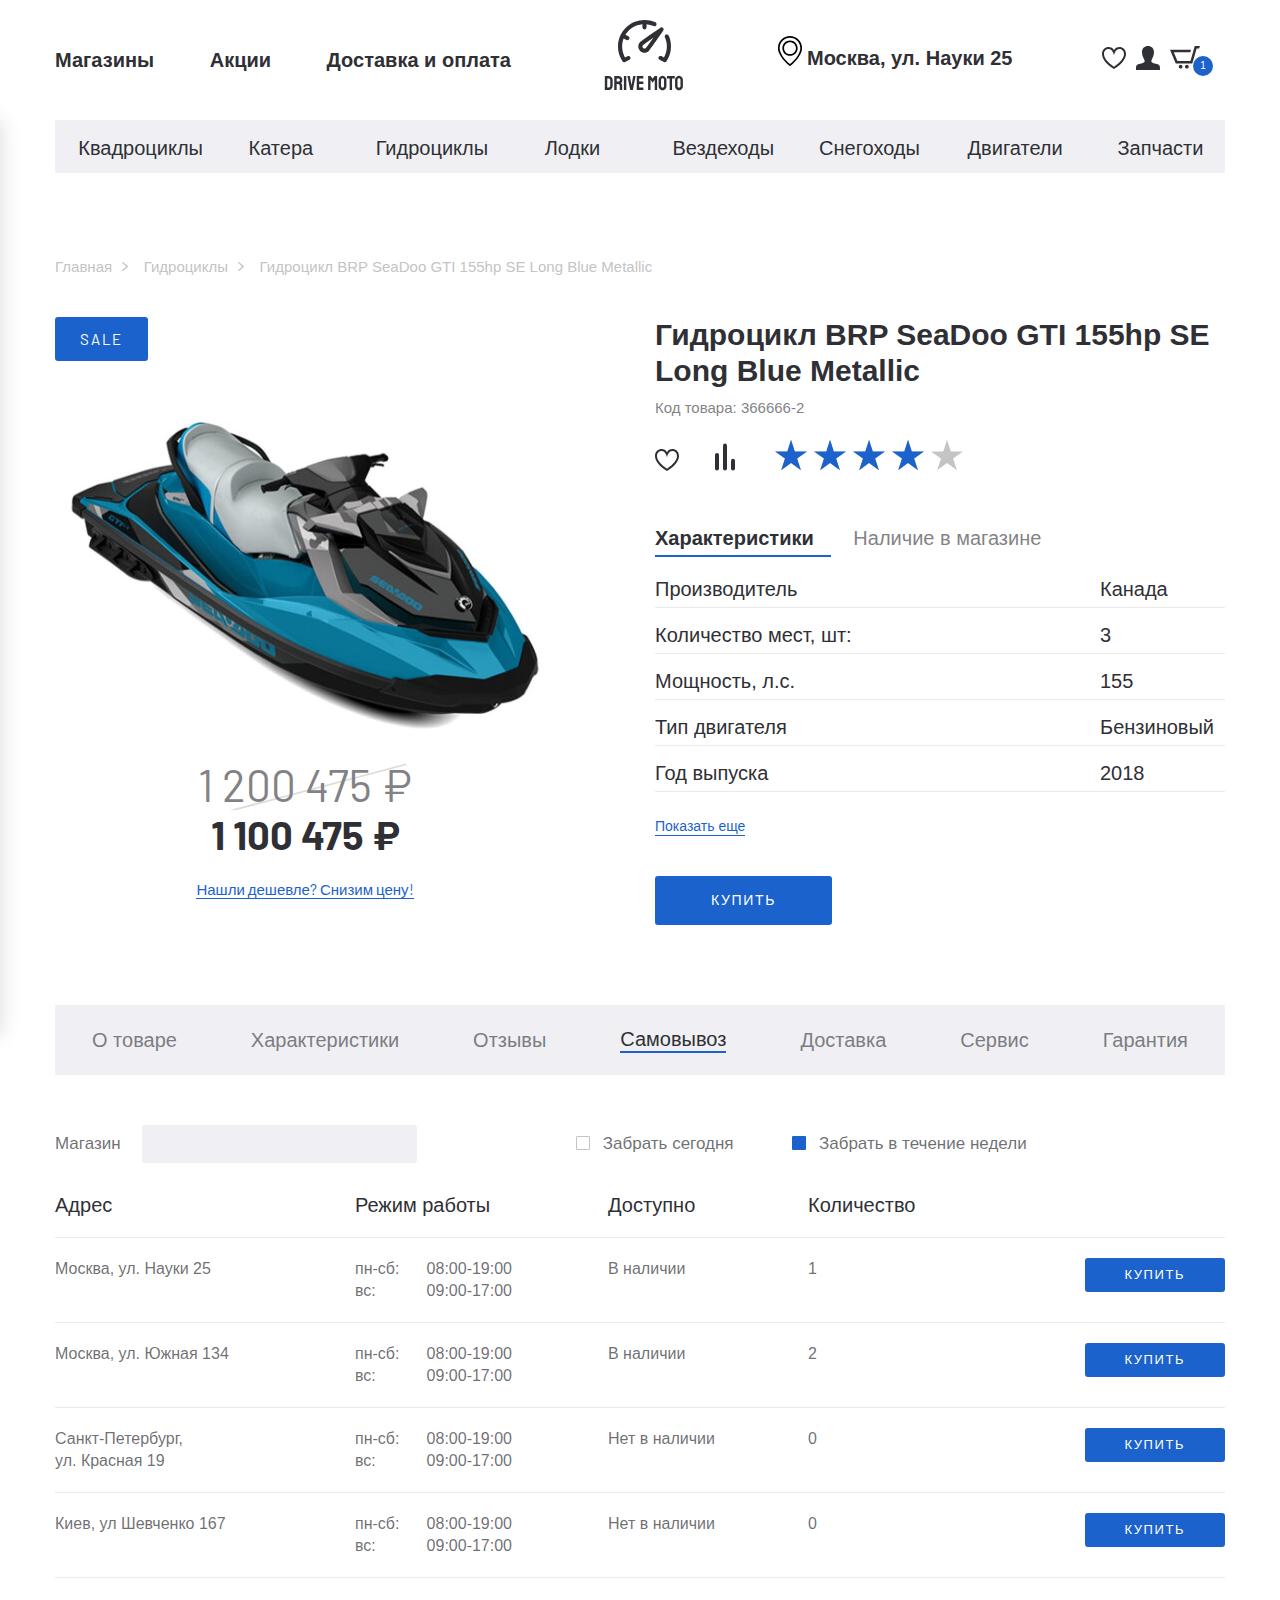
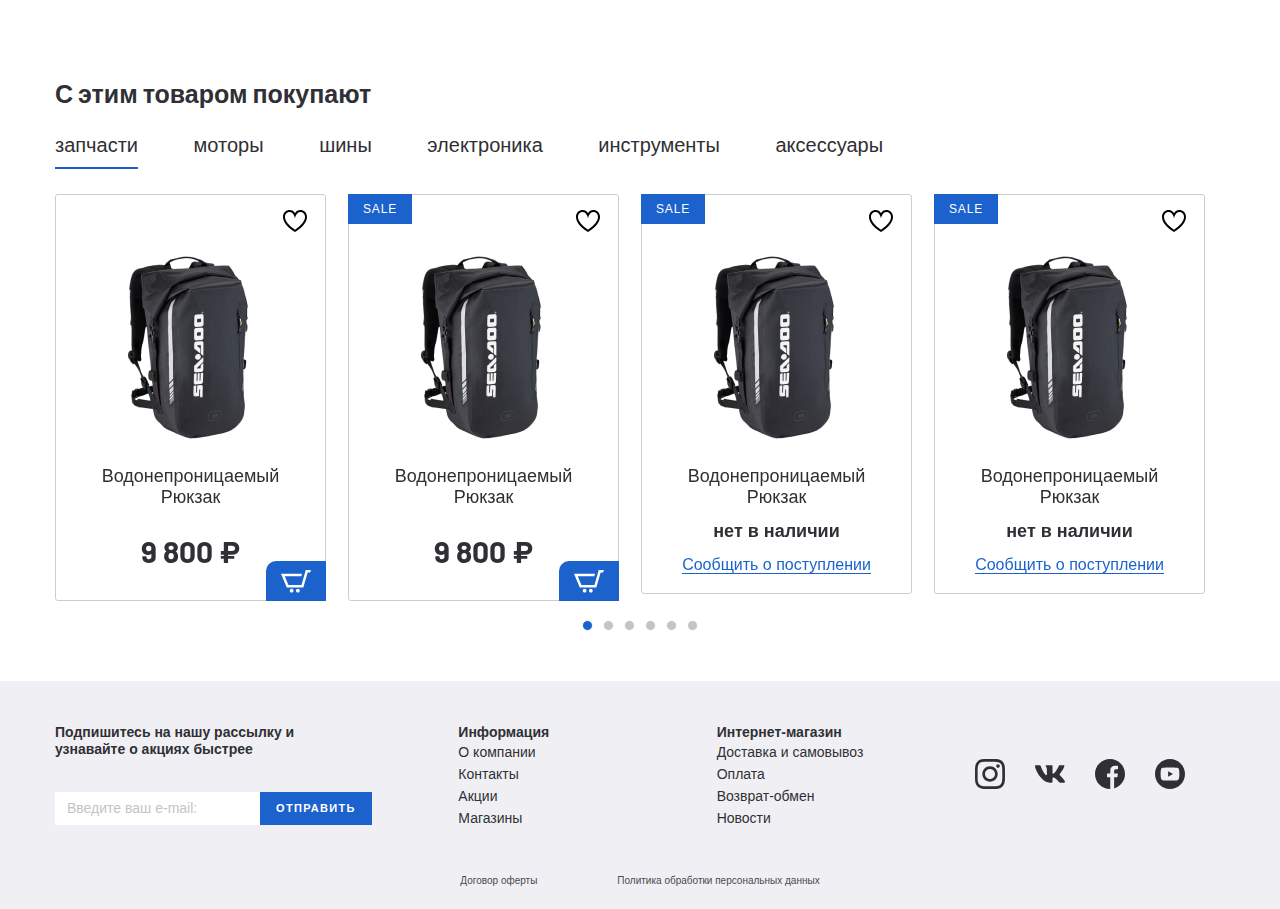
<file: gidrotsikly/product-page.html>
<!DOCTYPE html>
<html lang="ru">
<head>
  <meta charset="UTF-8">
  <meta name="viewport" content="width=device-width, initial-scale=1.0">
  <meta http-equiv="X-UA-Compatible" content="ie=edge">
  <title>Product-page</title>
  <link rel="stylesheet" href="css/normalize.css">
  <link rel="stylesheet" href="css/slick.css">
  <link rel="stylesheet" href="css/fonts.css">
  <link rel="stylesheet" href="css/ion.rangeSlider.min.css">
  <link rel="stylesheet" href="css/jquery.formstyler.css">
  <link rel="stylesheet" href="css/jquery.formstyler.theme.css">
  <link rel="stylesheet" href="css/jquery.rateyo.min.css">
	<link href="https://fonts.googleapis.com/css2?family=Barlow:wght@400;700&display=swap" rel="stylesheet">
  <link rel="stylesheet" href="css/style.css">
  <link rel="stylesheet" href="css/media.css">
</head>
<body>
  
	<header class="header">
		<div class="header__top">
			<div class="container">
				<div class="header__top-inner">
					<nav class="menu">
						<button class="menu__btn">
							<div class="menu__btn-line"></div>
							<div class="menu__btn-line"></div>
							<div class="menu__btn-line"></div>
						</button>
						<ul class="menu__list">
							<li class="menu__item">
								<a class="menu__link" href="#">
									Магазины	
								</a>
							</li>
							<li class="menu__item">
								<a class="menu__link" href="#">
									Акции
								</a>
							</li>
							<li class="menu__item">
								<a class="menu__link" href="#">
									Доставка и оплата
								</a>
							</li>
						</ul>
					</nav>
					<a class="logo" href="#">
						<img class="logo__img" src="images/logo.svg" alt="">
						<img class="logo__mobile-img" src="images/logo-mobile.svg" alt="">
					</a>
					<div class="header__box">
						<p class="header__adress">
							Москва,  ул. Науки  25
						</p>
						<ul class="user-list">
							<li class="user-list__item">
								<a class="user-list__link" href="#">
									<img src="images/heart.svg" alt="">
								</a>
							</li>
							<li class="user-list__item">
								<a class="user-list__link" href="#">
									<img src="images/user.svg" alt="">
								</a>
							</li>
							<li class="user-list__item">
								<a class="user-list__link basket" href="#">
									<img src="images/basket.svg" alt="">
									<p class="basket__num">1</p>
								</a>
							</li>
						</ul>
					</div>
				</div>
			</div>
		</div>

		<ul class="menu-mobile__list">
			<li class="menu-mobile__item">
				<a  class="menu-mobile__link" href="#">
					<img class="menu-mobile__img" src="images/user.svg" alt="">
					<p>Войти</p>
				</a>
			</li>
			<li class="menu-mobile__item">
				<a  class="menu-mobile__link" href="#">
					<img class="menu-mobile__img" src="images/user.svg" alt="">
					<p>Регистрация</p>
				</a>
			</li>
			<li class="menu-mobile__item">
				<a  class="menu-mobile__link" href="#">
					<img class="menu-mobile__img" src="images/heart.svg" alt="">
					<p>Избранное</p>
				</a>
			</li>
			<li class="menu-mobile__item">
				<a  class="menu-mobile__link" href="#">
					<img class="menu-mobile__img" src="images/basket.svg" alt="">
					<p>Корзина</p>
				</a>
			</li>
			<li class="menu-mobile__item">
				<a  class="menu-mobile__link" href="#">
					<img class="menu-mobile__img" src="images/house.svg" alt="">
					<p>Магазины</p>
				</a>
			</li>
			<li class="menu-mobile__item">
				<a  class="menu-mobile__link" href="#">
					<img class="menu-mobile__img" src="images/procent.svg" alt="">
					<p>Акции</p>
				</a>
			</li>
			<li class="menu-mobile__item">
				<a  class="menu-mobile__link" href="#">
					<img class="menu-mobile__img" src="images/box.svg" alt="">
					<p>Доставка и оплата</p>
				</a>
			</li>
			<li class="menu-mobile__item">
				<a  class="menu-mobile__link" href="#">
					<p>Квадроциклы</p>
				</a>
			</li>
			<li class="menu-mobile__item">
				<a  class="menu-mobile__link" href="#">
					<p>Катера</p>
				</a>
			</li>
			<li class="menu-mobile__item">
				<a  class="menu-mobile__link" href="#">
					<p>Гидроциклы</p>
				</a>
			</li>
			<li class="menu-mobile__item">
				<a  class="menu-mobile__link" href="#">
					<p>Лодки</p>
				</a>
			</li>
			<li class="menu-mobile__item">
				<a  class="menu-mobile__link" href="#">
					<p>Вездеходы</p>
				</a>
			</li>
			<li class="menu-mobile__item">
				<a  class="menu-mobile__link" href="#">
					<p>Снегоходы</p>
				</a>
			</li>
			<li class="menu-mobile__item">
				<a  class="menu-mobile__link" href="#">
					<p>Двигатели</p>
				</a>
			</li>
			<li class="menu-mobile__item">
				<a  class="menu-mobile__link" href="#">
					<p>Запчасти</p>
				</a>
			</li>
		</ul>

		<div class="menu__mobile-linewrapper">
			<ul class="menu__mobile-line">
				<li class="menu__item">
					<a class="menu__link" href="#">
						Магазины	
					</a>
				</li>
				<li class="menu__item">
					<a class="menu__link" href="#">
						Акции
					</a>
				</li>
				<li class="menu__item">
					<a class="menu__link" href="#">
						Доставка и оплата
					</a>
				</li>
			</ul>
		</div>

		<div class="header__bottom">
			<div class="container">
					<ul class="menu-categories">
						<li class="menu-categories__item">
							<a class="menu-categories__link" href="#">
								Квадроциклы
							</a>
						</li>
						<li class="menu-categories__item">
							<a class="menu-categories__link" href="#">
								Катера
							</a>
						</li>
						<li class="menu-categories__item">
							<a class="menu-categories__link" href="#">
								Гидроциклы
							</a>
						</li>
						<li class="menu-categories__item">
							<a class="menu-categories__link" href="#">
								Лодки
							</a>
						</li>
						<li class="menu-categories__item">
							<a class="menu-categories__link" href="#">
								Вездеходы
							</a>
						</li>
						<li class="menu-categories__item">
							<a class="menu-categories__link" href="#">
								Снегоходы
							</a>
						</li>
						<li class="menu-categories__item">
							<a class="menu-categories__link" href="#">
								Двигатели
							</a>
						</li>
						<li class="menu-categories__item">
							<a class="menu-categories__link" href="#">
								Запчасти
							</a>
						</li>
					</ul>
			</div>
		</div>
	</header>

	<div class="breadcrumbs">
		<div class="container">
			<div class="breadcrumbs__inner">
				<ul class="breadcrumbs__list mobile-overflow">
					<li class="breadcrumbs__list-item">
						<a href="#">
							Главная	
						</a>
					</li>
					<li class="breadcrumbs__list-item">
						<a href="#">
							Гидроциклы	
						</a>
					</li>
					<li class="breadcrumbs__list-item">
						<a href="#">
							Гидроцикл BRP SeaDoo GTI 155hp SE Long Blue Metallic	
						</a>
					</li>
				</ul>
			</div>
		</div>
	</div>
	
	<section class="product-card">
		<div class="container">
			<div class="product-card__inner">
				<div class="product-card__img-box product-item--sale">
					<img class="product-card__img" src="images/content/gidrotsikl-large.png" alt="">
					<p class="product-card__price-old">1 200 475 ₽</p>
					<p class="product-card__price-new">1 100 475 ₽</p>
					<a class="product-card__link" href="#">Нашли дешевле? Снизим цену!</a>
					<div class="product-card__btn product-card__btn-mobile">
						<button>купить</button>
					</div>
				</div>
				<div class="product-card__content">
					<h1 class="product-card__title">
						Гидроцикл BRP SeaDoo GTI 155hp SE Long Blue Metallic
					</h1>
					<p class="product-card__code">Код товара: 	366666-2 </p>
					<div class="product-card__buttons">
						<a class="product-card__icon-favorite" href="#">
							<img src="images/heart.svg" alt="">
						</a>
						<a class="product-card__ican-comparsion" href="#">
							<img src="images/comparsion.svg" alt="">
						</a>
						<a class="rate" href="#">
							<div class="rate-yo" data-rateyo-rating="4" ></div>
						</a>
					</div>
					<div class="tabs-wrapper product-card__tabs">
						<div class="tabs">
							<a class="tab product-card__tab tab--active" href="#product-1">
								Характеристики	
							</a>
							<a class="tab product-card__tab" href="#product-2">
								Наличие в магазине	
							</a>
						</div>
						<div class="tabs-container">
							<div id="product-1" class="tabs-content product-card__tab-content tabs-content--active">
								<ul class="product-card__list">
									<li class="product-card__item">
										<div class="product-card__item-left">
											Производитель
										</div>
										<div class="product-card__item-right">
											Канада
										</div>
									</li>
									<li class="product-card__item">
										<div class="product-card__item-left">
											Количество мест, шт: 
										</div>
										<div class="product-card__item-right">
											3
										</div>
									</li>
									<li class="product-card__item">
										<div class="product-card__item-left">
											Мощность, л.с.
										</div>
										<div class="product-card__item-right">
											155
										</div>
									</li>
									<li class="product-card__item">
										<div class="product-card__item-left">
											Тип двигателя
										</div>
										<div class="product-card__item-right">
											Бензиновый
										</div>
									</li>
									<li class="product-card__item">
										<div class="product-card__item-left">
											Год выпуска
										</div>
										<div class="product-card__item-right">
												2018
										</div>
									</li>
								</ul>
								<a class="product-card__more" href="#">Показать еще</a>
								<div class="product-card__btn">
									<button>купить</button>
								</div>
							</div>
							<div id="product-2" class="tabs-content product-card__tab-content">
								content-2	
							</div>
						</div>
					</div>
				</div>
			</div>
		</div>
	</section>
	
	<section class="card__tabs">
		<div class="container">
			<div class="tabs-wrapper">
				<div class="tabs card__tab-box mobile-overflow">
					<a class="tab card__tab" href="#product-card__tabs-1">
						О товаре	
					</a>
					<a class="tab card__tab" href="#product-card__tabs-2">
						Характеристики
					</a>
					<a class="tab card__tab" href="#product-card__tabs-3">
						Отзывы
					</a>
					<a class="tab card__tab tab--active" href="#product-card__tabs-4">
						Самовывоз
					</a>
					<a class="tab card__tab" href="#product-card__tabs-5">
						Доставка
					</a>
					<a class="tab card__tab" href="#product-card__tabs-6">
						Cервис
					</a>
					<a class="tab card__tab" href="#product-card__tabs-7">
						Гарантия
					</a>
				</div>
			</div>
				<div class="tabs-container">
					<div id="product-card__tabs-1" class="card__tab-content tabs-content">
						content	
					</div>
					<div id="product-card__tabs-2" class="card__tab-content tabs-content">
						content	
					</div>
					<div id="product-card__tabs-3" class="card__tab-content tabs-content">
						content	
					</div>
					<div id="product-card__tabs-4" class="card__tab-content tabs-content tabs-content--active">
						<form>
							<div class="card__top-line">
								<label class="card__label-search">
										Магазин
									<input class="card__input-search" type="text">
								</label>
								<label class="card__label-pickup">
									<input class="filter-style" type="radio" name="pickup">
										Забрать сегодня
								</label>
								<label class="card__label-pickup">
									<input class="filter-style" type="radio" name="pickup" checked>
										Забрать в течение недели
								</label>
							</div>
							<ul class="card__list">
								<li class="card__list-item card__list-itemtitle">
									<div class="card__list-address">Адрес</div>
									<div class="card__list-workhours">Режим работы</div>
									<div class="card__list-avialable">Доступно</div>
									<div class="card__list-num">Количество</div>
									<div class="card__list-btn"></div>
								</li>
								<li class="card__list-item">
									<div class="card__list-address">Москва, ул. Науки 25</div>
									<div class="card__list-workhours">
										<div class="workhours">
											<span>пн-сб:</span> 
											<span>08:00-19:00</span>
										</div>
										<div class="workhours">
											<span>вс:</span>
 											<span>09:00-17:00</span>
										</div>
									</div>
									<div class="card__list-avialable">В наличии</div>
									<div class="card__list-num">1</div>
									<div class="card__list-btn">
										<button type="submit">КУПИТЬ</button>
									</div>
								</li>
								<li class="card__list-item">
									<div class="card__list-address">Москва, ул.  Южная 134</div>
									<div class="card__list-workhours">
										<div class="workhours">
											<span>пн-сб:</span>
											<span>08:00-19:00</span>
										</div>
										<div class="workhours">
											<span>вс:</span>
											<span>09:00-17:00</span>
										</div>
									</div>
									<div class="card__list-avialable">В наличии</div>
									<div class="card__list-num">2</div>
									<div class="card__list-btn">
										<button type="submit">КУПИТЬ</button>
									</div>
								</li>
								<li class="card__list-item">
									<div class="card__list-address">
										Санкт-Петербург, <br>
										ул. Красная 19
									</div>
									<div class="card__list-workhours">
										<div class="workhours">
											<span>пн-сб:</span>
											<span>08:00-19:00</span>
										</div>
										<div class="workhours">
											<span>вс:</span>
											<span>09:00-17:00</span>
										</div>
									</div>
									<div class="card__list-avialable">Нет в наличии</div>
									<div class="card__list-num">0</div>
									<div class="card__list-btn">
										<button type="submit">КУПИТЬ</button>
									</div>
								</li>
								<li class="card__list-item">
									<div class="card__list-address">Киев, ул Шевченко 167</div>
									<div class="card__list-workhours">
										<div class="workhours">
											<span>пн-сб:</span>
											<span>08:00-19:00</span>
										</div>
										<div class="workhours">
											<span>вс:</span>
											<span>09:00-17:00</span>
										</div>
									</div>
									<div class="card__list-avialable">Нет в наличии</div>
									<div class="card__list-num">0</div>
									<div class="card__list-btn">
										<button type="submit">КУПИТЬ</button>
									</div>
								</li>
							</ul>
						</form>
					</div>
					<div id="product-card__tabs-5" class="card__tab-content tabs-content">
						content	
					</div>
					<div id="product-card__tabs-6" class="card__tab-content tabs-content">
						content	
					</div>
					<div id="product-card__tabs-7" class="card__tab-content tabs-content">
						content	
					</div>
				</div>
		</div>
	</section>



	<section class="products">
		<div class="container">
			<div class="products__inner">
				<h3 class="product-title">
				С этим товаром покупают	
				</h3>
				<div class="tabs-wrapper">
					<div class="tabs products__tabs mobile-overflow">
						<a class="tab  products__tab tab--active" href="#popular-tab-1">
							запчасти	
						</a>
						<a class="tab products__tab" href="#popular-tab-2">
							моторы
						</a>
						<a class="tab products__tab" href="#popular-tab-3">
							шины 
						</a>
						<a class="tab products__tab" href="#popular-tab-4">
							электроника
						</a>
						<a class="tab products__tab" href="#popular-tab-5">
							инструменты
						</a>
						<a class="tab products__tab" href="#popular-tab-6">
							аксессуары 
						</a>
					</div>
				</div>
					<div class="tabs-container products__container">
						<div id="popular-tab-1" class="tabs-content products__content tabs-content--active">
							<div class="product-slider">
								<div class="product-slider__item">
									<div class="product-item__wrapper">
											<button class="product-item__favorite"></button>
											<button class="product-item__basket">
												<img src="images/basket-white.svg" alt="">
											</button>
											<a class="product-item__notify-link" href="#">
												<span>Сообщить о поступлении</span>
											</a>
										<a class="product-item" href="#">
											<p class="product-item__hover-text">
												посмотреть товар
											</p>
											<img class="product-item__img" src="images/content/product-1.png" alt="">
											<h4 class="product-item-title">
												Водонепроницаемый
												Рюкзак
											</h4>
											<p class="price product-item__price">
												9 800 ₽
											</p>
											<p class="product-item__notify-text">
												нет в наличии
											</p>
										</a>
									</div>
								</div>
								<div class="product-slider__item">
										<div class="product-item__wrapper">
												<button class="product-item__favorite"></button>
												<button class="product-item__basket">
													<img src="images/basket-white.svg" alt="">
												</button>
												<a class="product-item__notify-link" href="#">
													<span>Сообщить о поступлении</span>
												</a>
											<a class="product-item product-item--sale" href="#">
												<p class="product-item__hover-text">
													посмотреть товар
												</p>
												<img class="product-item__img" src="images/content/product-1.png" alt="">
												<h4 class="product-item-title">
													Водонепроницаемый
													Рюкзак
												</h4>
												<p class="price product-item__price">
													9 800 ₽
												</p>
												<p class="product-item__notify-text">
													нет в наличии
												</p>
											</a>
										</div>
								</div>
								<div class="product-slider__item">
										<div class="product-item__wrapper product-item__not-available">
												<button class="product-item__favorite"></button>
												<button class="product-item__basket">
													<img src="images/basket-white.svg" alt="">
												</button>
												<a class="product-item__notify-link" href="#">
													<span>Сообщить о поступлении</span>
												</a>
											<a class="product-item product-item--sale" href="#">
												<p class="product-item__hover-text">
													посмотреть товар
												</p>
												<img class="product-item__img" src="images/content/product-1.png" alt="">
												<h4 class="product-item-title">
													Водонепроницаемый
													Рюкзак
												</h4>
												<p class="price product-item__price">
													9 800 ₽
												</p>
												<p class="product-item__notify-text">
													нет в наличии
												</p>
											</a>
										</div>
								</div>
								<div class="product-slider__item">
										<div class="product-item__wrapper product-item__not-available">
												<button class="product-item__favorite"></button>
												<button class="product-item__basket">
													<img src="images/basket-white.svg" alt="">
												</button>
												<a class="product-item__notify-link" href="#">
													<span>Сообщить о поступлении</span>
												</a>
											<a class="product-item product-item--sale" href="#">
												<p class="product-item__hover-text">
													посмотреть товар
												</p>
												<img class="product-item__img" src="images/content/product-1.png" alt="">
												<h4 class="product-item-title">
													Водонепроницаемый
													Рюкзак
												</h4>
												<p class="price product-item__price">
													9 800 ₽
												</p>
												<p class="product-item__notify-text">
													нет в наличии
												</p>
											</a>
										</div>
								</div>
								<div class="product-slider__item">
										<div class="product-item__wrapper">
												<button class="product-item__favorite"></button>
												<button class="product-item__basket">
													<img src="images/basket-white.svg" alt="">
												</button>
												<a class="product-item__notify-link" href="#">
													<span>Сообщить о поступлении</span>
												</a>
											<a class="product-item product-item--sale" href="#">
												<p class="product-item__hover-text">
													посмотреть товар
												</p>
												<img class="product-item__img" src="images/content/product-1.png" alt="">
												<h4 class="product-item-title">
													Водонепроницаемый
													Рюкзак
												</h4>
												<p class="price product-item__price">
													9 800 ₽
												</p>
												<p class="product-item__notify-text">
													нет в наличии
												</p>
											</a>
										</div>
								</div>
								<div class="product-slider__item">
										<div class="product-item__wrapper">
												<button class="product-item__favorite"></button>
												<button class="product-item__basket">
													<img src="images/basket-white.svg" alt="">
												</button>
												<a class="product-item__notify-link" href="#">
													<span>Сообщить о поступлении</span>
												</a>
											<a class="product-item product-item--sale" href="#">
												<p class="product-item__hover-text">
													посмотреть товар
												</p>
												<img class="product-item__img" src="images/content/product-1.png" alt="">
												<h4 class="product-item-title">
													Водонепроницаемый
													Рюкзак
												</h4>
												<p class="price product-item__price">
													9 800 ₽
												</p>
												<p class="product-item__notify-text">
													нет в наличии
												</p>
											</a>
										</div>
								</div>
							</div>
						
						</div>
						<div id="popular-tab-2" class="tabs-content products__content">
							<div class="product-slider">
								<div class="product-slider__item">
									<div class="product-item__wrapper">
											<button class="product-item__favorite"></button>
											<button class="product-item__basket">
												<img src="images/basket-white.svg" alt="">
											</button>
											<a class="product-item__notify-link" href="#">
												<span>Сообщить о поступлении</span>
											</a>
										<a class="product-item" href="#">
											<p class="product-item__hover-text">
												посмотреть товар
											</p>
											<img class="product-item__img" src="images/content/product-1.png" alt="">
											<h4 class="product-item-title">
												Водонепроницаемый
												Рюкзак
											</h4>
											<p class="price product-item__price">
												9 800 ₽
											</p>
											<p class="product-item__notify-text">
												нет в наличии
											</p>
										</a>
									</div>
								</div>
								<div class="product-slider__item">
										<div class="product-item__wrapper">
												<button class="product-item__favorite"></button>
												<button class="product-item__basket">
													<img src="images/basket-white.svg" alt="">
												</button>
												<a class="product-item__notify-link" href="#">
													<span>Сообщить о поступлении</span>
												</a>
											<a class="product-item product-item--sale" href="#">
												<p class="product-item__hover-text">
													посмотреть товар
												</p>
												<img class="product-item__img" src="images/content/product-1.png" alt="">
												<h4 class="product-item-title">
													Водонепроницаемый
													Рюкзак
												</h4>
												<p class="price product-item__price">
													9 800 ₽
												</p>
												<p class="product-item__notify-text">
													нет в наличии
												</p>
											</a>
										</div>
								</div>
								<div class="product-slider__item">
										<div class="product-item__wrapper product-item__not-available">
												<button class="product-item__favorite"></button>
												<button class="product-item__basket">
													<img src="images/basket-white.svg" alt="">
												</button>
												<a class="product-item__notify-link" href="#">
													<span>Сообщить о поступлении</span>
												</a>
											<a class="product-item product-item--sale" href="#">
												<p class="product-item__hover-text">
													посмотреть товар
												</p>
												<img class="product-item__img" src="images/content/product-1.png" alt="">
												<h4 class="product-item-title">
													Водонепроницаемый
													Рюкзак
												</h4>
												<p class="price product-item__price">
													9 800 ₽
												</p>
												<p class="product-item__notify-text">
													нет в наличии
												</p>
											</a>
										</div>
								</div>
								<div class="product-slider__item">
										<div class="product-item__wrapper product-item__not-available">
												<button class="product-item__favorite"></button>
												<button class="product-item__basket">
													<img src="images/basket-white.svg" alt="">
												</button>
												<a class="product-item__notify-link" href="#">
													<span>Сообщить о поступлении</span>
												</a>
											<a class="product-item product-item--sale" href="#">
												<p class="product-item__hover-text">
													посмотреть товар
												</p>
												<img class="product-item__img" src="images/content/product-1.png" alt="">
												<h4 class="product-item-title">
													Водонепроницаемый
													Рюкзак
												</h4>
												<p class="price product-item__price">
													9 800 ₽
												</p>
												<p class="product-item__notify-text">
													нет в наличии
												</p>
											</a>
										</div>
								</div>
								<div class="product-slider__item">
										<div class="product-item__wrapper">
												<button class="product-item__favorite"></button>
												<button class="product-item__basket">
													<img src="images/basket-white.svg" alt="">
												</button>
												<a class="product-item__notify-link" href="#">
													<span>Сообщить о поступлении</span>
												</a>
											<a class="product-item product-item--sale" href="#">
												<p class="product-item__hover-text">
													посмотреть товар
												</p>
												<img class="product-item__img" src="images/content/product-1.png" alt="">
												<h4 class="product-item-title">
													Водонепроницаемый
													Рюкзак
												</h4>
												<p class="price product-item__price">
													9 800 ₽
												</p>
												<p class="product-item__notify-text">
													нет в наличии
												</p>
											</a>
										</div>
								</div>
								<div class="product-slider__item">
										<div class="product-item__wrapper">
												<button class="product-item__favorite"></button>
												<button class="product-item__basket">
													<img src="images/basket-white.svg" alt="">
												</button>
												<a class="product-item__notify-link" href="#">
													<span>Сообщить о поступлении</span>
												</a>
											<a class="product-item product-item--sale" href="#">
												<p class="product-item__hover-text">
													посмотреть товар
												</p>
												<img class="product-item__img" src="images/content/product-1.png" alt="">
												<h4 class="product-item-title">
													Водонепроницаемый
													Рюкзак
												</h4>
												<p class="price product-item__price">
													9 800 ₽
												</p>
												<p class="product-item__notify-text">
													нет в наличии
												</p>
											</a>
										</div>
								</div>
							</div>

						</div>
						<div id="popular-tab-3"class="tabs-content products__content">
							Slider3
						</div>
						<div id="popular-tab-4"class="tabs-content products__content">
							Slider4
						</div>
						<div id="popular-tab-5"class="tabs-content products__content">
							Slider5
						</div>
						<div id="popular-tab-6"class="tabs-content products__content">
							Slider6
						</div>
				</div>
			</div>
		</div>
	</section>



	<footer class="footer">
		<div class="container">
			<div class="footer-top">
				<div class="footer__top-inner">
					<div class="footer__top-item footer__top-newslatter">
						<h6 class="footer__top-title">
							Подпишитесь на нашу рассылку 
							и узнавайте о акциях быстрее
						</h6>
						<form class="footer-form" action="">
							<input class="footer-form__input" type="" placeholder="Введите ваш e-mail:">
							<button class="footer-form__btn" type="submit">Отправить</button>
						</form>
					</div>
					<div class="footer__top-item footer__top-itemdrop">
						<h6 class="footer__top-title footer__topdrop">
						Информация
						</h6>
						<ul class="footer-list">
							<li class="footer-list__item"><a href="#">О компании</a></li>
							<li class="footer-list__item"><a href="#">Контакты</a></li>
							<li class="footer-list__item"><a href="#">Акции</a></li>
							<li class="footer-list__item"><a href="#">Магазины</a></li>
						</ul>
					</div>
					<div class="footer__top-item">
						<h6 class="footer__top-title footer__topdrop">
							Интернет-магазин
						</h6>
						<ul class="footer-list">
							<li class="footer-list__item"><a href="#">Доставка и самовывоз</a></li>
							<li class="footer-list__item"><a href="#">Оплата</a></li>
							<li class="footer-list__item"><a href="#">Возврат-обмен</a></li>
							<li class="footer-list__item"><a href="#">Новости</a></li>
						</ul>
					</div>
					<div class="footer__top-item footer__top-social">
						<ul class="social-list">
							<li class="social-list__item">
								<a href="#">
									<img src="images/instagram.svg" alt="">
								</a>
							</li>
							<li class="social-list__item">
								<a href="#">
									<img src="images/vkontakte.svg" alt="">
								</a>
							</li>
							<li class="social-list__item">
								<a href="#">
									<img src="images/facebook.svg" alt="">
								</a>
							</li>
							<li class="social-list__item">
								<a href="#">
									<img src="images/youtube.svg" alt="">
								</a>
							</li>
						</ul>
					</div>
				</div>
			</div>
			<div class="footer-bottom">
				<a class="footer-bottom-link" href="#">
					Договор оферты
				</a>
				<a class="footer-bottom-link" href="#">
					Политика обработки персональных данных
				</a>
			</div>
		</div>
	</footer>


























  <script src="https://ajax.googleapis.com/ajax/libs/jquery/3.4.1/jquery.min.js"></script>
  <script src="js/slick.min.js"></script>
  <script src="js/ion.rangeSlider.min.js"></script>
  <script src="js/jquery.formstyler.min.js"></script>
  <script src="js/jquery.rateyo.min.js"></script>
  <script src="js/main.js"></script>
</body>
</html>
</file>
<file: gidrotsikly/css/fonts.css>
@font-face {
	font-family: 'SFProDisplay-Regular', sans-serif;
		src: url('../fonts/SFProDisplay-Regular.woff2'),
				url('../fonts/SFProDisplay-Regular.woff');
	font-weight: 400;
	font-style: normal;
	font-display: swap;
}

@font-face {
	font-family: 'SFProDisplay-Medium', sans-serif;
		src: url('../fonts/SFProDisplay-Medium.woff2'),
				url('../fonts/SFProDisplay-Medium.woff');
	font-weight: 500;
	font-style: normal;
	font-display: swap;
}

@font-face {
	font-family: 'SFProDisplay-Semibold', sans-serif;
		src: url('../fonts/SFProDisplay-Semibold.woff2'),
				url('../fonts/SFProDisplay-Semibold.woff');
	font-weight: 600;
	font-style: normal;
	font-display: swap;
}

@font-face {
	font-family: 'SFProDisplay-Bold', sans-serif;
		src: url('../fonts/SFProDisplay-Bold.woff2'),
				url('../fonts/SFProDisplay-Bold.woff');
	font-weight: 700;
	font-style: normal;
	font-display: swap;
}
</file>
<file: gidrotsikly/css/style.css>
html {
	box-sizing: border-box;
}

*,
*::before,
*::after {
	box-sizing: inherit;
	}

a {
		text-decoration: none;
		color: inherit;
		display: inline-block;
	}

ul,
li {
	margin: 0;
	padding: 0;
	list-style: none;
}

h1, h2, h3, h4, h5, h6 {
	margin: 0;
}

p {
	margin: 0;
}

body {
	color: #2F3035;
	font-family: 'SFProDisplay-Regular', sans-serif;
	font-size: 20px;
	line-height: 24px;
	font-weight: 400;
	overflow-x: hidden;
	min-width: 320px;
}

.container {
	max-width: 1200px;
	padding: 0 15px;
	margin: 0 auto;
}

.page-section {
	margin-bottom: 80px;
}

.header__top-inner {
	display: flex;
	justify-content: space-between;
	align-items: center;
	min-height: 120px;
	font-family: 'SFProDisplay-Bold', sans-serif;
	font-weight: 700;
}

.menu__item {
	display: inline-block;
}

.menu__item + .menu__item {
	padding-left: 50px;
}

.header__box {
	display: flex;
}

.menu__btn {
	display: none;
}

.header__adress {
	margin-right: 60px;
	width: 265px;
	padding-left: 30px;
	position: relative;
}

.menu-mobile__list {
	width: 243px;
	box-shadow: 0px 0px 20px rgba(0, 0, 0, 0.15);
	transform: translateX(-100%);
	transition: all .3s;
	position: absolute;
	z-index: 10;
	background-color: #fff;
}

.menu__mobile-linewrapper {
	display: none;
}

.menu-mobile__list--active {
	transform: translateX(0%);
}

.menu-mobile__item {
	position: relative;
	border-bottom: 1px solid rgba(0, 0, 0, 0.1);
}

.menu-mobile__link {
	display: block;
	padding-left: 53px;
	padding-top: 36px;
}

.menu-mobile__img {
	position: absolute;
	left: 11px;
	bottom: 0;
}

.header__adress::before {
	content: "";
	position: absolute;
	background-image: url(../images/idress-icon.svg);
	background-repeat: no-repeat;
	width: 30px;
	height: 30px;
	left: 0;
	top: -10px;
}

.user-list {
	display: flex;
	align-items: center;
	margin-right: 15px;
	}

.user-list__item {
	padding-right: 10px;
}

.basket {
	position: relative;
}

.basket__num {
	position: absolute;
	font-family: 'SFProDisplay-Medium', sans-serif;
	font-weight: 500;
	color: #fff;
	font-size: 10px;
	line-height: 20px;
	width: 20px;
	height: 20px;
	background-color: #1C62CD;
	border-radius: 50%;
	bottom: -2px;
	right: -13px;
	text-align: center;
}
.header__bottom {
	margin-bottom: 80px;
}

.menu-categories {
	background-color: #F0F0F4;
	display: flex;
	justify-content: space-around;
	align-items: center;
	min-height: 53px;
}

.menu-categories__item {
	position: relative;
}

.menu-categories__link {
	padding: 15px 0 14px;
	position: absolute;
	top: 50%;
	left: 50%;
	transform: translate(-40%, -50%);
}

.menu-categories__link::before {
	content: "";
	position: absolute;
	width: 0;
	left: auto;
	right: 0;
	background-color: #1C62CD;
	height: 3px;
	bottom: -2px;
	transition: all, .3s;
}

.menu-categories__link:hover {
	font-family: 'SFProDisplay-Semibold', sans-serif;
	font-weight: 600;
}

.menu-categories__link:hover::before {
	width: 100%;
	right: auto;
	left: 0;
}

.banner-section__inner {
	display: flex;
	justify-content: space-between;
}

.banner-section__slider {
	max-width: 870px;
}

.banner-section__slider-btn,
.product-slider__slider-btn {
	position: absolute;
	top: 50%;
	transform: translateY(-50%);
	background-color: transparent;
	border: none;
	margin: 0;
	padding: 0;
	z-index: 5;
	cursor: pointer;
}

.banner-section__slider-btnprev {
	left: 20px;

}

.banner-section__slider-btnnext {
	right: 20px;
}

.slick-dots {
	position: absolute;
	bottom: 40px;
	left: 0;
	right: 0;
	text-align: center;
}

.slick-dots li {
	display: inline-block;
	padding: 0 5px;
}

.slick-dots button {
	padding: 0;
	margin: 0;
	font-size: 0;
	width: 11px;
	height: 11px;
	border: 1px solid #fff;
	border-radius: 50%;
	background-color: transparent;
}

.slick-dots .slick-active  button {
	background-color: #fff;
	outline: none;
}

li.slick-active button {
	background-color: #fff;
}

.sale-item {
	max-width: 265px;
	text-align: center;
	border: 1px solid #CDCDCD;
	border-radius: 3px;
	display: flex;
	flex-direction: column;
	justify-content: space-between;
}

.sale-item-top {
	display: flex;
	justify-content: space-between;
	align-items: flex-start;
}

.sale-item__info {
	color: #fff;
	background-color: #1C62CD;
	padding: 8px 20px;
	text-transform: uppercase;
	font-size: 12px;
	line-height: 15px;
	letter-spacing: 0.1em;
}

.sale-item__price {
	text-align: right;
}

.aside__btn {
	display: none;
}

.price {
	font-family: 'Barlow', sans-serif;
	position: relative;
}

.sale-item__price-new {
	font-weight: 700;
	font-size: 27px;
	line-height: 32px;
	color: #1C62CD;
	margin-right: 6px;
	padding-right: 20px;
}

.sale-item__price-new::after {
	content: "";
	background-image: url('../images/icons-price.svg');
	width: 15px;
	height: 18px;
	position: absolute;
	right: 0;
	top: 8px;
}

.sale-item__price-old {
	font-weight: 400;
	font-size: 14px;
	line-height: 17px;
	color: #C4C4C4;
	margin-right: 15px;
	background-image: url('../images/old-price-line.svg');
	padding: 2px 5px;
	background-repeat: no-repeat;
	display: inline-block;
}

.sale-item__price-old::after {
	content: "";
	background-image: url('../images/icons-price-old.svg');
	width: 8px;
	height: 10px;
	position: absolute;
	right: -10px;
	top: 8px;
}

.sale-item__footer {
	background-color: #F0F0F4;
	padding: 25px 20px;
	font-size: 18px;
	line-height: 21px;
}

.sale-item__footer span {
	font-family: 'Barlow', sans-serif;
	color: #1C62CD;
	display: block;
	font-weight: 700;
}

.sale-item__title {
	font-family: 'SFProDisplay-Bold', sans-serif;
	font-size: 18px;
	line-height: 21px;
	font-weight: 700;
	margin-bottom: 7px;
}

.banner-section__slider-img {
	object-fit: cover;
	min-height: 400px;
}

.sale-item__img {
	object-fit: contain;
}

.search__tabs {
	margin-bottom: 25px;
}

.search__tabs-item {
	padding: 11px 26px 12px;
}

.search__tabs-item.tab--active {
	font-family: 'SFProDisplay-Bold', sans-serif;
	border-radius: 5px;
	background-color: #F0F0F4;
	font-weight: 700;
}

.tabs-content {
	display: none;
}

.tabs-content.tabs-content--active {
	display: block;
}

.search__content-form {
	display: flex;
}

.search__content-input {
	background: #F0F0F4;
	border-radius: 3px;
	padding: 5px 20px;
	border: none;
	font-size: 16px;
	line-height: 19px;
	width: 100%;
}

.search__content-input::placeholder {
	color: #656464;
}

.search__content-btn {
	font-family: 'SFProDisplay-Bold', sans-serif;
	font-weight: bold;
	font-size: 14px;
	line-height: 17px;
	letter-spacing: 0.12em;
	text-transform: uppercase;
	color: #fff;
	background: #1C62CD;
	border-radius: 3px;
	padding: 17px 41px;
	border: none;
	margin-left: -3px;
}

.categories__inner {
	display: flex;
	justify-content: space-between;
	flex-wrap: wrap;
}

.categories__item {
	margin-bottom: 30px;
	border: 1px solid #CDCDCD;
	border-radius: 3px;
	width: 370px;
	display: flex;
	padding: 20px 20px 16px;
	justify-content: space-between;
	transition: all .3s;
}

.categories__item-info {
	width: 50%;
	display: flex;
	flex-direction: column;
	justify-content: space-between;
}

.categories__item-img {
	text-align: center;
	width: 50%;
}

.categories__item-img img {
	max-width: 100%;
}

.categories__item-title {
	font-family: 'Barlow', sans-serif;
	font-weight: bold;
	font-size: 23px;
	line-height: 28px;
	transition: all .3s;
}

.categories__item:hover {
	box-shadow: 3px 3px 20px rgba(50, 50, 50, 0.25);
}

.categories__item:hover .categories__item-title {
	color: #1C62CD;
}

.categories__item-text {
	font-size: 14px;
	line-height: 17px;
	color: #C4C4C4;
}

.categories__item-text::after {
	content: url('../images/link-arrow.svg');
	padding-left: 2px;
}

.product-item__wrapper {
	position: relative;
	width: 271px;
	transition: all .3s;
}

.product-item__wrapper.product-item__wrapper--list {
	width: 100%;
}

.product-item {
	border: 1px solid #CDCDCD;
	border-radius: 3px;
	text-align: center;
	padding: 52px 20px 31px;
	transition: all .3s;
	min-height: 400px;
	width: 100%;
}

.product-item-title {
	font-weight: normal;
	padding: 14px 0 25px;
	font-size: 18px;
	line-height: 21px;
}

.product-item__favorite {
	position: absolute;
	top: 16px;
	right: 19px;
	width: 24px;
	height: 22px;
	border: none;
	background-color: transparent;
	outline: none;
}

.product-item__favorite::before {
	content: "";
	position: absolute;
	width: 24px;
	height: 22px;
	top: 0;
	left: 0;
	background-image: url(../images/favorite.svg);
}

.product-item__favorite--active::before {
	background-image: url(../images/favorite-active.svg);
}

.product-item__price {
	font-weight: bold;
	font-size: 30px;
	line-height: 36px;
}

.product-item__basket {
	position: absolute;
	width: 60px;
	height: 40px;
	background: #1C62CD;
	border-radius: 10px 0px 0px 0px;
	bottom: 0;
	right: 0;
	border: none;
	outline: none;
	padding-top: 7px;
	cursor: pointer;
	z-index: 10;
}

.product-item__hover-text {
	padding: 18px 21px;
	box-shadow: 0px 0px 15px rgba(0, 0, 0, 0.2);
	background-color: rgba(255,255,255, .9);
	border-radius: 3px;
	display: inline-block;
	position: absolute;
	top: 30%;
	opacity: 0;
	transition: all, .3s;
}

.product-item:hover .product-item__hover-text {
	opacity: 1;
	color: #2F3035;
}

.product-item:hover {
	box-shadow: 3px 3px 20px rgba(50, 50, 50, 0.25);
color: #1C62CD;
}

.product-item:hover .product-item__notify-text {
	color: #2F3035;
}

.product-item--sale::before {
	content: "SALE";
	padding: 8px 15px;
	background-color: #1C62CD;
	position: absolute;
	left: 0;
	top: 0;
	text-transform: uppercase;
	color: #fff;
	font-size: 12px;
	line-height: 14px;
	letter-spacing: 0.07em;
}

.product-item__wrapper.product-item__not-available .product-item__price{
	display: none;
}

.product-item__notify-text {
	display: none;
	font-weight: 700;
	font-size: 18px;
	line-height: 21px;
}

.product-item__wrapper.product-item__not-available .product-item__notify-text {
	display: block;
}

.product-item__wrapper.product-item__not-available .product-item__basket {
	display: none;
}

.product-item__notify-link {
	display: none;
}


.product-item__wrapper.product-item__not-available .product-item-title {
	padding-bottom: 13px;
}

.product-item__wrapper.product-item__not-available .product-item__notify-link {
	display: block;
	position: absolute;
	bottom: 20px;
	left: 0;
	right: 0;
	color: #1C62CD;
	font-size: 16px;
	line-height: 19px;
	text-align: center;
}


.product-item__wrapper.product-item__not-available .product-item__notify-link span {
	border-bottom: 1px solid #1C62CD;
}

.product-title {
	font-family: 'Barlow', sans-serif;
	font-weight: bold;
	font-size: 25px;
	line-height: 30px;
	margin-bottom: 25px;
}

.products__tab + .products__tab {
	margin-left: 50px;
}

.products__tab {
	margin-bottom: 25px;
}

.products__tab {
	padding-bottom: 10px;
}

.products__tab.tab--active {
	border-bottom: 2px solid #1C62CD;
}


.product-slider__slider-btnprev {
	left: -20px;

}

.product-slider__slider-btnnext {
	right: -20px;
}

.slick-slide img {
	display: inline-block;
}

.products {
	margin-bottom: 80px;
}

.product__more {
	text-align: center;
	margin: 35px 0 0;
}

.product__more-link {
	background: #F0F0F4;
	padding: 16px 43px;
	font-size: 15px;
	line-height: 18px;
	letter-spacing: 0.12em;
	text-transform: uppercase;
}

.banner {
	margin-bottom: 80px;
}

.footer {
	background: #F0F0F4;
}

.footer-bottom {
	padding: 46px 0 22px;
	display: flex;
	justify-content: center;
}

.footer-bottom-link {
	font-size: 10px;
	line-height: 12px;
	color: #48494D;
	margin: 0 40px;
}

.footer-top {
	padding-top: 43px;
}

.footer__top-inner {
	display: flex;
	justify-content: space-between;
}

.footer__top-newslatter.footer__top-item{
	width: 295px;
	margin-right: 50px;
}

.footer__top-title {
	font-weight: bold;
	font-size: 14px;
	line-height: 17px;
}

.footer-form {
	margin-top: 34px;
	display: flex;
	justify-content: space-between;
}

.footer-form__input {
	background-color: #fff;
	border: none;
	font-size: 14px;
	line-height: 17px;
	padding: 0 12px;
}

.footer-form__input::placeholder {
	color: #C4C4C4;
}

.footer-form__btn {
	font-family: 'SFProDisplay-Semibold', sans-serif;
	text-transform: uppercase;
	padding: 10px 16px;
	border: none;
	background-color: #1C62CD;
	color: #fff;
	font-weight: 600;
	font-size: 11px;
	line-height: 13px;
	letter-spacing: 0.12em;
}

.footer__top-item {
	width: 200px;
}

.footer-list {
	font-size: 14px;
	line-height: 22px;
}

.footer__top-social.footer__top-item {
	width: 250px;
}

.social-list {
	display: flex;
	align-items: center;
	height: 100%;
}

.social-list__item + .social-list__item {
	margin-left: 30px;
}

.breadcrumbs {
	margin-bottom: 40px;
}

.breadcrumbs__list-item {
	display: inline-block;
	padding-right: 16px;
	margin-right: 10px;
	position: relative;
	font-size: 15px;
	line-height: 18px;
	color: #C4C4C4;
}

.breadcrumbs__list-item::after {
	content: "";
	position: absolute;
	background-image: url('../images/link-arrow.svg');
	width: 6px;
	height: 9px;
	right: 0;
	bottom: 5px;
}

.breadcrumbs__list-item:last-child::after {
	display: none;
}

.catalog {
	margin-bottom: 100px;
}

.catalog__title {
	font-family: 'SFProDisplay-Bold', sans-serif;
	font-weight: bold;
	font-size: 30px;
	line-height: 36px;
	margin-bottom: 26px;
}

.catalog__filter {
	display: flex;
	justify-content: space-between;
	margin-bottom: 50px;
}

.catalog__filter-items button {
	font-size: 14px;
	line-height: 17px;
	color: #2F3035;
	opacity: 0.7;
	background-color: #F0F0F4;
	border-radius: 3px;
	border: none;
	padding: 5px 22px;
	cursor: pointer;
}

.catalog__filter-items button + button {
	margin-left: 8px;
}

.catalog__filter-btn button {
	background-color: transparent;
	border: none;
	cursor: pointer;
	margin: 0;
	padding: 0;
}

.catalog__filter-btn button + button {
	margin-left: 10px;
}

.catalog__filter-btn {
	display: flex;
	align-items: center;
}

button.catalog__filter-btngrid {
	width: 26px;
	height: 21px;
}

button.catalog__filter-btnline {
	width: 25px;
	height: 19px;
}

.catalog__filter-button {
	opacity: 0.3;
	outline: none;
}

.catalog__filter-button--active {
	opacity: 1;
}

.select-item {
	border: 1px solid #D7D9DF;	
	font-size: 14px;
	line-height: 17px;
	margin-right: 34px;
	padding: 7px 10px 7px 20px;
}

.catalog__inner {
	display: flex;
}

.catalog__inner-aside {
	min-width: 290px;
	margin-right: 10px;
}

.catalog__inner-list {
	display: flex;
	justify-content: space-between;
	flex-wrap: wrap;
}

.catalog__inner-list .product-item__wrapper {
	margin-bottom: 30px;
}

.product-item__img {
	max-width: 100%;
}

.pagination {
	width: 100%;
	margin-top: 70px;
} 

.pagination-list {
	display: flex;
	justify-content: center;
}

.pagination-list__item {
	padding: 6px 12px;
	border: 2px solid transparent;
	margin: 0 4px;
	font-size: 18px;
	line-height: 22px;
	color: #C4C4C4;
}

.pagination-list__item.active {
	border: 2px solid #1C62CD;
	color: #1C62CD;
}

.pagination-list__item a {
	display: block;
}

.aside-filter__tabs {
	display: flex;
	justify-content: space-between;
}

.aside-filter__tab {
	font-weight: 400;
	font-size: 16px;
	line-height: 19px;
	letter-spacing: 0.09em;
	text-transform: uppercase;
	color: #C4C4C4;
	width: 50%;
}

.aside-filter__tab.tab--active {
	font-family: 'SFProDisplay-Bold', sans-serif;
	font-weight: bold;
	color: #2F3035;
}


.aside-filter__tab.tab--active span {
	display: inline-block;
	border-bottom: 2px solid #1C62CD;
	padding-bottom: 7px;
}

.aside-filter__item-drop {
	margin: 40px 0;
}

.aside-filter__item-title {
	font-family: 'SFProDisplay-Semibold', sans-serif;
	font-weight: 600;
	font-size: 16px;
	line-height: 19px;
	padding-left: 26px;
}

.filter__item-drop {
	position: relative;
	cursor: pointer;
}

.filter__item-drop::before {
	content: "";
	background-image: url(../images/arrow-down.svg);
	position: absolute;
	left: 0;
	bottom: 5px;
	width: 12px;
	height: 8px;
	transform: rotate(0deg);
}


.filter__item-drop--active::before {
	transform: rotate(180deg);
}

.aside-filter__content {
	display: flex;
	flex-wrap: wrap;
	margin-top: 15px;
}

.aside-filter__content-box {
	width: 50%;
	margin-bottom: 10px;
}
 
.aside-filter__content-label {
	font-weight: normal;
	font-size: 14px;
	line-height: 17px;
	cursor: pointer;
}

.jq-checkbox,
.jq-radio {
	background: #fff;
	width: 14px;
	height: 14px;
	border: 1px solid #c4c4c4;
	border-radius: 1px;
	box-shadow: none;
	vertical-align: -1px;
	margin: 0 8px 0 0;
}

.jq-checkbox.checked,
.jq-radio.checked {
	background: #1C62CD;
	border: none;
}

.jq-checkbox.checked .jq-checkbox__div {
	width: 8px;
	height: 6px;
	margin: 4px 0 0 3px;
	border-bottom: none;
	border-left: none;
	transform: rotate(0);
	background-image: url(../images/checked-icon.svg);
}

.jq-radio.checked .jq-radio__div {
	width: 0;
	height: 0;
	margin: 0;
	border-radius: 0;
	background: transparent;
	box-shadow: none;
}

.aside-filter__content.aside-filter__content-radio {
	flex-wrap: nowrap;
}

.irs--flat {
	width: 100%;
	margin-top: -15px;
}


.irs--flat .irs-from, .irs--flat .irs-to, .irs--flat .irs-single {
	display: none;
}

.irs--flat .irs-min, 
.irs--flat .irs-max {
	font-family: 'Barlow', sans-serif;
	top: 55px;
	padding: 0;
	font-size: 14px;
	line-height: 17px;
	text-decoration: underline;
	color: #2F3035;
	text-shadow: none;
	background-color: transparent;
	border-radius: 0;
	visibility: visible !important;
	padding-left: 27px;
}

.irs-min::before, 
.irs-max::before {
	position: absolute;
	font-size: 14px;
	line-height: 17px;
	color: #C4C4C4;
	text-decoration: none;
	left: 0;
}

.irs-min::before {
	content: 'от';
}

.irs-max::before {
	content: 'до';
}

.irs--flat .irs-line {
	top: 25px;
	height: 1px;
	background-color: #e0e0e0;
	border-radius: 0;
}

.irs--flat .irs-bar {
	top: 25px;
	height: 3px;
	background-color: #1C62CD;
}

.irs--flat .irs-handle {
	top: 22px;
	width: 8px;
	height: 8px;
	background-color: #1C62CD;
	border-radius: 50%;
}

.irs--flat .irs-handle>i:first-child,
.irs--flat .irs-handle.state_hover>i:first-child, .irs--flat .irs-handle:hover>i:first-child {
	background-color: #1C62CD;
}

.aside-filter__item-list {
	margin: 46px 0 40px;
}

.filter__item-list {
	display: flex;
	justify-content: space-between;
	border-bottom: 2px solid #C4C4C4;
	padding-top: 34px;
}

.filter__item-listtitle {
	font-family: 'SFProDisplay-Semibold', sans-serif;
	font-weight: 600;
	font-size: 16px;
	line-height: 19px;
	padding-bottom: 14px;
	padding-left: 26px;
}

.filter__item-listselect {
	font-family: 'Barlow', sans-serif;
	font-size: 14px;
	line-height: 17px;
	color: #48494D;
}

.jq-selectbox__select {
	font-family: 'Barlow', sans-serif;
	font-size: 14px;
	line-height: 17px;
	color: #48494D;
	height: 20px;
	padding: 0 25px 0 10px;
	border-radius: 0;
	background: transparent;
	box-shadow: none;
	text-shadow: none;
	border: none;
}

.jq-selectbox__trigger-arrow {
	position: absolute;
	top: 14px;
	right: 12px;
	width: 0;
	height: 0;
	border: 0;
}

.jq-selectbox__trigger {
	background-image: url(../images/arrow-down.svg);
	bottom: 5px;
	width: 12px;
	height: 8px;
	border-left: none;
	top: 6px;
	right: 9px;
}

.jq-selectbox__select:hover,
.jq-selectbox__select:active {
	background: transparent;
	box-shadow: none;
}

.jq-selectbox.focused .jq-selectbox__select {
	border: none;
}

.jq-selectbox li:hover {
	background: rgba(107, 126, 172, 0.05);
	color: rgba(0, 0, 0, 0.6);
}

.jq-selectbox li.selected {
	background: rgba(107, 126, 172, 0.05);
	color: rgba(0, 0, 0, 0.6);
}

.jq-selectbox li {
	color: rgba(0, 0, 0, 0.6);
}

.jq-selectbox__dropdown {
	border-radius: 0;
	padding-top: 15px;
}

.filter-more {
	width: 100%;
}

.filter-more-btn {
	font-size: 14px;
	line-height: 17px;
	background-color: transparent;
	border: none;
	border-bottom: 1px solid #1C62CD;
	color: #1C62CD;
	padding: 0;
}

.filter-search {
	width: 100%;
	border: 1px solid #E0E0E0;
	height: 30px;
	padding: 0 20px;
	font-size: 12px;
	line-height: 14px;
	margin-bottom: 20px;
	margin-top: 10px;
}

.filter-search::placeholder {
	color: #BDBEC2;
}

.btn-checked .aside-filter__content {
	flex-wrap: nowrap;
	justify-content: space-between;
}

.btn-checked .aside-filter__content-box {
	width: auto;
}

 .btn-checked .aside-filter__content-label {
	font-family: 'SFProDisplay-Bold', sans-serif;
	position: relative;
	height: 25px;
	width: 63px;
	font-weight: bold;
	font-size: 12px;
	line-height: 14px;
	letter-spacing: 0.07em;
	color: #C4C4C4;
}

.btn-checked__text {
	position: absolute;
	top: -7px;
	left: 50%;
	transform: translateX(-57%);
	z-index: 5;
}

.btn-checked .jq-checkbox {
	background: #F0F0F4;
	height: 25px;
	width: 63px;
	border: none;
}

.btn-checked .jq-checkbox.checked {
	background: #1C62CD;
}

.btn-checked .jq-checkbox.checked ~ .btn-checked__text {
	color: #fff;
}

.btn-checked .jq-checkbox.checked .jq-checkbox__div {
	display: none;
}

.filter-btn__send {
	background: #F0F0F4;
	padding: 16px 85px;
	text-transform: uppercase;
	font-size: 15px;
	line-height: 18px;
	letter-spacing: 0.12em;
	color: #BDBEC2;
	border: none;
	cursor: pointer;
	margin-bottom: 15px;
}

.filter-btn__send--active {
	background-color: #1C62CD;
	color: #fff;
}

.aside-filter__item-btn {
	text-align: center;
}

.filter__extra {
	font-size: 13px;
	line-height: 16px;
	position: relative;
	padding-right: 29px;
	display: inline-block;
	margin-bottom: 15px;
}

.filter__extra::after {
	content: '';
	position: absolute;
	right: 0;
	top: 4px;
	background-image: url(../images/arrow-down.svg);
	width: 12px;
	height: 8px;
}

.filter__extra-content {
	display: none;
}

.filter__extra.filter__item-drop--active::after {
	transform: rotate(180deg);
}

.filter-btn__reset {
	background-color: transparent;
	padding: 0;
	border: none;
	font-size: 13px;
	line-height: 16px;
	border-bottom: 1px solid #C4C4C4;
	display: inline-block;
	color: #C4C4C4;
}

.product-card {
	margin-bottom: 80px;
}

.product-card__inner {
	display: flex;
	justify-content: space-between;
}

.product-card__img-box {
	font-family: 'Barlow', sans-serif;
	width: 500px;
	text-align: center;
	padding-top: 64px;
	position: relative;
}

.product-card__img-box::before {
	font-size: 15px;
	line-height: 18px;
	letter-spacing: 0.12em;
	padding: 13px 25px;
	border-radius: 3px;
}

.product-card__price-old {
	display: inline-block;
	font-size: 44px;
	line-height: 50px;
	color: #2F3035;
	opacity: 0.6;
	margin-bottom: 0;
	background-image: url(../images/old-price-line.svg);
	background-repeat: no-repeat;
	background-size: cover;
}

.product-card__price-new {
	font-weight: bold;
	font-size: 40px;
	line-height: 48px;
	color: #2F3035;
	margin-bottom: 17px;
}

.product-card__link {
	font-size: 15px;
	line-height: 18px;
	color: #1C62CD;
	border-bottom: 1px solid #1C62CD;
}

.product-card__content {
	width: 570px;
}

.product-card__title {
	font-family: 'SFProDisplay-Bold', sans-serif;
	font-weight: bold;
	font-size: 30px;
	line-height: 36px;
	margin-bottom: 10px;
}

.product-card__code {
	font-size: 15px;
	line-height: 18px;
	color: #2F3035;
	opacity: 0.6;
	margin-bottom: 22px;
}

.product-card__buttons {
	margin-bottom: 50px;
}

.product-card__tab {
	font-size: 20px;
	line-height: 24px;
	color: #2F3035;
	opacity: 0.6;
	padding-bottom: 5px;
	padding-right: 17px;
	margin-bottom: 5px;
}

.product-card__tab + .product-card__tab {
	padding-left: 17px;
}

.product-card__tab.tab--active {
	font-family: 'SFProDisplay-Bold', sans-serif;
	font-weight: bold;
	opacity: 1;
	border-bottom: 2px solid #1C62CD;
}

.product-card__item {
	display: flex;
	justify-content: space-between;
	padding: 15px 0 6px;
	border-bottom: 1px solid rgba(47, 48, 53, 0.1);
}

.product-card__item-left {
	padding-right: 15px;
}

.product-card__item-right {
	width: 125px;
}

.product-card__more {
	font-size: 14px;
	line-height: 17px;
	color: #1C62CD;
	border-bottom: 1px solid #1C62CD;
	margin-bottom: 40px;
}

.product-card__list {
	margin-bottom: 20px;
}

.product-card__btn button {
	font-size: 14px;
	line-height: 17px;
	letter-spacing: 0.12em;
	text-transform: uppercase;
	color: #FFFFFF;
	padding: 16px 56px;
	background: #1C62CD;
	border-radius: 3px;
	border: none;
	cursor: pointer;
}

.product-card__buttons a + a {
	margin-left: 30px;
}

.card__tabs {
	margin-bottom: 100px;
}

.card__tab-box {
	display: flex;
	justify-content: space-around;
	align-items: center;
	padding: 22px 0;
	background: #F0F0F4;
	margin-bottom: 50px;
}

.card__tab {
	font-size: 20px;
	line-height: 24px;
	color: #2F3035;
	opacity: 0.6;
}

.card__tab.tab--active {
	border-bottom: 2px solid #1C62CD;	
	opacity: 1;
}

.card__top-line {
	margin-bottom: 10px;
}

.card__label-search {
	font-size: 17px;
	line-height: 20px;
	color: rgba(47, 48, 53, 0.7);
}

.card__input-search {
	background: #F0F0F4;
	border-radius: 3px;
	margin-left: 17px;
	padding: 9px 37px 9px 17px;
	border: none;
	margin-right: 100px;
}

.card__label-pickup {
	margin-left: 54px;
	font-size: 17px;
	line-height: 20px;
	color: rgba(47, 48, 53, 0.7);
}

.card__list-item {
	display: flex;
	padding: 20px 0;
	border-bottom: 1px solid rgba(47, 48, 53, 0.1);
	font-size: 16px;
	line-height: 22px;
	color: rgba(47, 48, 53, 0.7);
}

.card__list-itemtitle {
	color: rgb(47, 48, 53);
	font-size: 20px;
	line-height: 24px;
}

.card__list-address {
	width: 220px;
	margin-right: 80px;
}

.card__list-workhours {
	width: 157px;
	margin-right: 96px;
}

.workhours {
	display: flex;
	justify-content: space-between;
}

.card__list-avialable {
	width: 140px;
	margin-right: 60px;
}

.card__list-num {
	width: 104px;
}

.card__list-btn {
	margin-left: auto;
}

.card__list-btn button {
	font-size: 13px;
	line-height: 16px;
	letter-spacing: 0.12em;
	color: #FFFFFF;
	padding: 9px 40px;
	text-transform: uppercase;
	background-color: #1C62CD;
	border: none;
	border-radius: 3px;
}

.product-slider .slick-dots {
	bottom: -30px;
}

.product-slider .slick-dots button {
	background-color: #C4C4C4;
}

.product-slider .slick-dots .slick-active button {
	background-color: #1C62CD;
	outline: none;
}

.product-card__btn-mobile {
	display: none;
}

.footer__topdrop {
	pointer-events: none;
}

.logo__mobile-img {
	display: none;
}
</file>
<file: gidrotsikly/css/media.css>
@media (max-width: 1300px) {
	.product__more {
		margin-top: 60px;
	}
}

@media (max-width: 1200px) {
	.banner-section__slider-img {
		min-height: 380px;
		max-width: 600px;
	}
	.banner-section__inner {
		justify-content: space-around;
	}
	.banner-section__slider {
		flex-wrap: wrap;
		max-width: 600px;
	}

	.categories__inner {
		justify-content: space-around;
	}

	.banner-link img {
		width: 100%;
	}

	.catalog__inner-list {
		justify-content: space-around;
	}
}

@media (max-width: 1100px) {

	.menu__item + .menu__item {
		padding-left: 20px;
				
	}
	.header__adress {
		margin-right: 20px;
	}

	.card__input-search {
		margin-right: 0;
	}
}

@media (max-width: 968px) {
	.header__bottom {
		display: none;
	}

	.menu__list {
		display: none;
	}
	
	.menu__mobile-linewrapper{
		display: block;
		font-family: 'SFProDisplay-Bold', sans-serif;
		font-weight: bold;
		font-size: 20px;
		line-height: 24px;
		background: #F0F0F4;
		overflow-x: scroll;
	}

	.menu__mobile-line {
		padding: 14px 0 14px 15px;
		width: 450px;
	}

	.menu__btn {
		display: block;
		background-color: transparent;
		cursor: pointer;
		border: none;
		padding: 0;
	}

	.menu__btn-line {
		background: #2F3035;
		border-radius: 3px;
		height: 3px;
		width: 34px;
		margin: 8px 0;
	}

	.banner-section__inner {
		margin-top: 25px;
		flex-wrap: wrap;
		justify-content: center;
	}

	.banner-section__slider-item {
		text-align: center;
	}

	.banner-section__slider {
		max-width: 100%;
	}

	.banner-section__slider-img {
		max-width: 100%;
		margin-bottom: 25px;
	}

	.mobile-overflow {
		width: 1000px;
	}

	.catalog__filter-itemsinner,
	.tabs-wrapper,
	.breadcrumbs__inner {
		overflow-x: scroll;
	}

	.tabs-wrapper.tabs-wrapper--no-scroll {
		overflow: hidden;
	}

	.product-card__inner {
		flex-wrap: wrap;
	}

	.product-card__tabs {
		display: none;
	}

	.product-card__content {
		order: -1;
	}

	.product-card__btn-mobile {
		display: block;
		margin-top: 40px;
	}

	.product-card__img-box {
		width: 100%;
	}

}

@media (max-width: 940px) {
	.footer__top-inner {
		flex-wrap: wrap;
		justify-content: space-around;
	}

	.footer__top-item {
		margin-bottom: 25px;
	}	

	.catalog__filter-btn button {
		display: none;
	}

	.catalog__filter-btn {
		margin-top: 30px;
	}

	.catalog__filter {
		display: block;
	}

	.card__top-line label {
		display: block;
		width: 100%;
		margin-bottom: 25px;
		margin-left: 0;
	}

	.card__list-item {
		display: block;
	}

	.card__list-item div {
		margin-bottom: 15px;
	}

	.card__list-itemtitle {
		display: none;
	}
}

@media (max-width: 640px) {
	.header__adress {
		display: none;
	}

	.banner-section__slider-img {
		min-height: 200px;
	}

	.banner-section .container {
		padding: 0;
	}

	.search__content-btn {
			font-size: 0;
			line-height: 0;
			text-transform: uppercase;
			padding: 17px;
			background-image: url(../images/search.svg);
			background-repeat: no-repeat;
			width: 24px;
			height: 24px;
			background-color: transparent;
			position: absolute;
			right: 8px;
			top: 13px;
		}

		.search__content-form {
			position: relative;
		}

		.search__content-input {
			height: 50px;
			padding-right: 50px;
		}	

		.banner-link img {
			min-height: 90px;
			object-fit: contain;
		}

		.catalog__inner {
			flex-wrap: wrap;
		}

		.aside__btn {
		display: block;
		text-transform: uppercase;
		font-weight: 700;
		text-align: center;
		padding: 15px 0;
		width: 100%;
		color: white;
		background-color: #1C62CD;
		margin-bottom: 30px;
	}

		.aside-filter {
		display: none;
		}

		.product-card__title {
			font-size: 20px;
			line-height: 24px;
		}

		.product-card__buttons a + a {
			margin-left: 10px;
		}	

		.product-card__img {
			width: 100%;
		}
		.logo__mobile-img {
			display: block;
		}
		
		.logo__img {
			display: none;
		}

	}

	@media (max-width: 540px) {
		.footer__top-item {
			width: 100%;
		}

		.footer-bottom {
			flex-direction: column;
			align-items: start;
		}

		.footer-bottom-link {
			margin: 12px 0;
		}

		.footer__top-inner {
			justify-content: start;
		}

		.footer__top-newslatter.footer__top-item {
			margin-right: auto;
			margin-left: auto;
			width: 290px;
			text-align: center;
		}

		.footer__top-social.footer__top-item {
			width: 100%;
			border-bottom: none;
		}

		.social-list {
			justify-content: center;
		}

		.footer-list {
			display: none;
		}

		.footer__top-title.footer__topdrop {
			font-weight: 500;
			font-size: 14px;
			line-height: 18px;
			color: #7F7F7F;
			padding: 15px 0;
		}

		.footer__top-item {
			border-bottom: 2px solid #F9F9FC;
		}

		.footer__top-itemdrop {
			margin-bottom: 0;
			border-top: 2px solid #F9F9FC;
		}

		.footer__topdrop {
			position: relative;
		}
		.footer__topdrop::after {
			content: "";
			position: absolute;
			background-image: url(../images/arrow-down.svg);
			right: 0;
			top: 21px;
			width: 12px;
			height: 8px;
		}

		.footer__topdrop--active::after {
			transform: rotate(180deg);
		}

		.footer__topdrop {
			pointer-events: auto;
		}
	}

@media (max-width: 440px) {
	.banner-section__slider-img {
		min-height: 164px;
	}

	.categories__item {
		padding: 20px 10px 16px;
	}

	.pagination-list__item {
		margin: 0;
	}
}
</file>
<file: gidrotsikly/css/ion.rangeSlider.min.css>
/*!Ion.RangeSlider, 2.3.1, © Denis Ineshin, 2010 - 2019, IonDen.com, Build date: 2019-12-19 16:51:02*/.irs{position:relative;display:block;-webkit-touch-callout:none;-webkit-user-select:none;-khtml-user-select:none;-moz-user-select:none;-ms-user-select:none;user-select:none;font-size:12px;font-family:Arial,sans-serif}.irs-line{position:relative;display:block;overflow:hidden;outline:none !important}.irs-bar{position:absolute;display:block;left:0;width:0}.irs-shadow{position:absolute;display:none;left:0;width:0}.irs-handle{position:absolute;display:block;box-sizing:border-box;cursor:default;z-index:1}.irs-handle.type_last{z-index:2}.irs-min,.irs-max{position:absolute;display:block;cursor:default}.irs-min{left:0}.irs-max{right:0}.irs-from,.irs-to,.irs-single{position:absolute;display:block;top:0;left:0;cursor:default;white-space:nowrap}.irs-grid{position:absolute;display:none;bottom:0;left:0;width:100%;height:20px}.irs-with-grid .irs-grid{display:block}.irs-grid-pol{position:absolute;top:0;left:0;width:1px;height:8px;background:#000}.irs-grid-pol.small{height:4px}.irs-grid-text{position:absolute;bottom:0;left:0;white-space:nowrap;text-align:center;font-size:9px;line-height:9px;padding:0 3px;color:#000}.irs-disable-mask{position:absolute;display:block;top:0;left:-1%;width:102%;height:100%;cursor:default;background:rgba(0,0,0,0);z-index:2}.lt-ie9 .irs-disable-mask{background:#000;filter:alpha(opacity=0);cursor:not-allowed}.irs-disabled{opacity:.4}.irs-hidden-input{position:absolute !important;display:block !important;top:0 !important;left:0 !important;width:0 !important;height:0 !important;font-size:0 !important;line-height:0 !important;padding:0 !important;margin:0 !important;overflow:hidden;outline:none !important;z-index:-9999 !important;background:none !important;border-style:solid !important;border-color:transparent !important}.irs--flat{height:40px}.irs--flat.irs-with-grid{height:60px}.irs--flat .irs-line{top:25px;height:12px;background-color:#e1e4e9;border-radius:4px}.irs--flat .irs-bar{top:25px;height:12px;background-color:#ed5565}.irs--flat .irs-bar--single{border-radius:4px 0 0 4px}.irs--flat .irs-shadow{height:1px;bottom:16px;background-color:#e1e4e9}.irs--flat .irs-handle{top:22px;width:16px;height:18px;background-color:transparent}.irs--flat .irs-handle>i:first-child{position:absolute;display:block;top:0;left:50%;width:2px;height:100%;margin-left:-1px;background-color:#da4453}.irs--flat .irs-handle.state_hover>i:first-child,.irs--flat .irs-handle:hover>i:first-child{background-color:#a43540}.irs--flat .irs-min,.irs--flat .irs-max{top:0;padding:1px 3px;color:#999;font-size:10px;line-height:1.333;text-shadow:none;background-color:#e1e4e9;border-radius:4px}.irs--flat .irs-from,.irs--flat .irs-to,.irs--flat .irs-single{color:white;font-size:10px;line-height:1.333;text-shadow:none;padding:1px 5px;background-color:#ed5565;border-radius:4px}.irs--flat .irs-from:before,.irs--flat .irs-to:before,.irs--flat .irs-single:before{position:absolute;display:block;content:"";bottom:-6px;left:50%;width:0;height:0;margin-left:-3px;overflow:hidden;border:3px solid transparent;border-top-color:#ed5565}.irs--flat .irs-grid-pol{background-color:#e1e4e9}.irs--flat .irs-grid-text{color:#999}.irs--big{height:55px}.irs--big.irs-with-grid{height:70px}.irs--big .irs-line{top:33px;height:12px;background-color:white;background:linear-gradient(to bottom, #ddd -50%, white 150%);border:1px solid #ccc;border-radius:12px}.irs--big .irs-bar{top:33px;height:12px;background-color:#92bce0;border:1px solid #428bca;background:linear-gradient(to bottom, #ffffff 0%, #428bca 30%, #b9d4ec 100%);box-shadow:inset 0 0 1px 1px rgba(255,255,255,0.5)}.irs--big .irs-bar--single{border-radius:12px 0 0 12px}.irs--big .irs-shadow{height:1px;bottom:16px;background-color:rgba(66,139,202,0.5)}.irs--big .irs-handle{top:25px;width:30px;height:30px;border:1px solid rgba(0,0,0,0.3);background-color:#cbcfd5;background:linear-gradient(to bottom, white 0%, #B4B9BE 30%, white 100%);box-shadow:1px 1px 2px rgba(0,0,0,0.2),inset 0 0 3px 1px white;border-radius:30px}.irs--big .irs-handle.state_hover,.irs--big .irs-handle:hover{border-color:rgba(0,0,0,0.45);background-color:#939ba7;background:linear-gradient(to bottom, white 0%, #919BA5 30%, white 100%)}.irs--big .irs-min,.irs--big .irs-max{top:0;padding:1px 5px;color:white;text-shadow:none;background-color:#9f9f9f;border-radius:3px}.irs--big .irs-from,.irs--big .irs-to,.irs--big .irs-single{color:white;text-shadow:none;padding:1px 5px;background-color:#428bca;background:linear-gradient(to bottom, #428bca 0%, #3071a9 100%);border-radius:3px}.irs--big .irs-grid-pol{background-color:#428bca}.irs--big .irs-grid-text{color:#428bca}.irs--modern{height:55px}.irs--modern.irs-with-grid{height:55px}.irs--modern .irs-line{top:25px;height:5px;background-color:#d1d6e0;background:linear-gradient(to bottom, #e0e4ea 0%, #d1d6e0 100%);border:1px solid #a3adc1;border-bottom-width:0;border-radius:5px}.irs--modern .irs-bar{top:25px;height:5px;background:#20b426;background:linear-gradient(to bottom, #20b426 0%, #18891d 100%)}.irs--modern .irs-bar--single{border-radius:5px 0 0 5px}.irs--modern .irs-shadow{height:1px;bottom:21px;background-color:rgba(209,214,224,0.5)}.irs--modern .irs-handle{top:37px;width:12px;height:13px;border:1px solid #a3adc1;border-top-width:0;box-shadow:1px 1px 1px rgba(0,0,0,0.1);border-radius:0 0 3px 3px}.irs--modern .irs-handle>i:nth-child(1){position:absolute;display:block;top:-4px;left:1px;width:6px;height:6px;border:1px solid #a3adc1;background:white;transform:rotate(45deg)}.irs--modern .irs-handle>i:nth-child(2){position:absolute;display:block;box-sizing:border-box;top:0;left:0;width:10px;height:12px;background:#e9e6e6;background:linear-gradient(to bottom, white 0%, #e9e6e6 100%);border-radius:0 0 3px 3px}.irs--modern .irs-handle>i:nth-child(3){position:absolute;display:block;box-sizing:border-box;top:3px;left:3px;width:4px;height:5px;border-left:1px solid #a3adc1;border-right:1px solid #a3adc1}.irs--modern .irs-handle.state_hover,.irs--modern .irs-handle:hover{border-color:#7685a2;background:#c3c7cd;background:linear-gradient(to bottom, #ffffff 0%, #919ba5 30%, #ffffff 100%)}.irs--modern .irs-handle.state_hover>i:nth-child(1),.irs--modern .irs-handle:hover>i:nth-child(1){border-color:#7685a2}.irs--modern .irs-handle.state_hover>i:nth-child(3),.irs--modern .irs-handle:hover>i:nth-child(3){border-color:#48536a}.irs--modern .irs-min,.irs--modern .irs-max{top:0;font-size:10px;line-height:1.333;text-shadow:none;padding:1px 5px;color:white;background-color:#d1d6e0;border-radius:5px}.irs--modern .irs-from,.irs--modern .irs-to,.irs--modern .irs-single{font-size:10px;line-height:1.333;text-shadow:none;padding:1px 5px;background-color:#20b426;color:white;border-radius:5px}.irs--modern .irs-from:before,.irs--modern .irs-to:before,.irs--modern .irs-single:before{position:absolute;display:block;content:"";bottom:-6px;left:50%;width:0;height:0;margin-left:-3px;overflow:hidden;border:3px solid transparent;border-top-color:#20b426}.irs--modern .irs-grid{height:25px}.irs--modern .irs-grid-pol{background-color:#dedede}.irs--modern .irs-grid-text{color:silver;font-size:13px}.irs--sharp{height:50px;font-size:12px;line-height:1}.irs--sharp.irs-with-grid{height:57px}.irs--sharp .irs-line{top:30px;height:2px;background-color:black;border-radius:2px}.irs--sharp .irs-bar{top:30px;height:2px;background-color:#ee22fa}.irs--sharp .irs-bar--single{border-radius:2px 0 0 2px}.irs--sharp .irs-shadow{height:1px;bottom:21px;background-color:rgba(0,0,0,0.5)}.irs--sharp .irs-handle{top:25px;width:10px;height:10px;background-color:#a804b2}.irs--sharp .irs-handle>i:first-child{position:absolute;display:block;top:100%;left:0;width:0;height:0;border:5px solid transparent;border-top-color:#a804b2}.irs--sharp .irs-handle.state_hover,.irs--sharp .irs-handle:hover{background-color:black}.irs--sharp .irs-handle.state_hover>i:first-child,.irs--sharp .irs-handle:hover>i:first-child{border-top-color:black}.irs--sharp .irs-min,.irs--sharp .irs-max{color:white;font-size:14px;line-height:1;top:0;padding:3px 4px;opacity:.4;background-color:#a804b2;border-radius:2px}.irs--sharp .irs-from,.irs--sharp .irs-to,.irs--sharp .irs-single{font-size:14px;line-height:1;text-shadow:none;padding:3px 4px;background-color:#a804b2;color:white;border-radius:2px}.irs--sharp .irs-from:before,.irs--sharp .irs-to:before,.irs--sharp .irs-single:before{position:absolute;display:block;content:"";bottom:-6px;left:50%;width:0;height:0;margin-left:-3px;overflow:hidden;border:3px solid transparent;border-top-color:#a804b2}.irs--sharp .irs-grid{height:25px}.irs--sharp .irs-grid-pol{background-color:#dedede}.irs--sharp .irs-grid-text{color:silver;font-size:13px}.irs--round{height:50px}.irs--round.irs-with-grid{height:65px}.irs--round .irs-line{top:36px;height:4px;background-color:#dee4ec;border-radius:4px}.irs--round .irs-bar{top:36px;height:4px;background-color:#006cfa}.irs--round .irs-bar--single{border-radius:4px 0 0 4px}.irs--round .irs-shadow{height:4px;bottom:21px;background-color:rgba(222,228,236,0.5)}.irs--round .irs-handle{top:26px;width:24px;height:24px;border:4px solid #006cfa;background-color:white;border-radius:24px;box-shadow:0 1px 3px rgba(0,0,255,0.3)}.irs--round .irs-handle.state_hover,.irs--round .irs-handle:hover{background-color:#f0f6ff}.irs--round .irs-min,.irs--round .irs-max{color:#333;font-size:14px;line-height:1;top:0;padding:3px 5px;background-color:rgba(0,0,0,0.1);border-radius:4px}.irs--round .irs-from,.irs--round .irs-to,.irs--round .irs-single{font-size:14px;line-height:1;text-shadow:none;padding:3px 5px;background-color:#006cfa;color:white;border-radius:4px}.irs--round .irs-from:before,.irs--round .irs-to:before,.irs--round .irs-single:before{position:absolute;display:block;content:"";bottom:-6px;left:50%;width:0;height:0;margin-left:-3px;overflow:hidden;border:3px solid transparent;border-top-color:#006cfa}.irs--round .irs-grid{height:25px}.irs--round .irs-grid-pol{background-color:#dedede}.irs--round .irs-grid-text{color:silver;font-size:13px}.irs--square{height:50px}.irs--square.irs-with-grid{height:60px}.irs--square .irs-line{top:31px;height:4px;background-color:#dedede}.irs--square .irs-bar{top:31px;height:4px;background-color:black}.irs--square .irs-shadow{height:2px;bottom:21px;background-color:#dedede}.irs--square .irs-handle{top:25px;width:16px;height:16px;border:3px solid black;background-color:white;-webkit-transform:rotate(45deg);-ms-transform:rotate(45deg);transform:rotate(45deg)}.irs--square .irs-handle.state_hover,.irs--square .irs-handle:hover{background-color:#f0f6ff}.irs--square .irs-min,.irs--square .irs-max{color:#333;font-size:14px;line-height:1;top:0;padding:3px 5px;background-color:rgba(0,0,0,0.1)}.irs--square .irs-from,.irs--square .irs-to,.irs--square .irs-single{font-size:14px;line-height:1;text-shadow:none;padding:3px 5px;background-color:black;color:white}.irs--square .irs-grid{height:25px}.irs--square .irs-grid-pol{background-color:#dedede}.irs--square .irs-grid-text{color:silver;font-size:11px}
</file>
